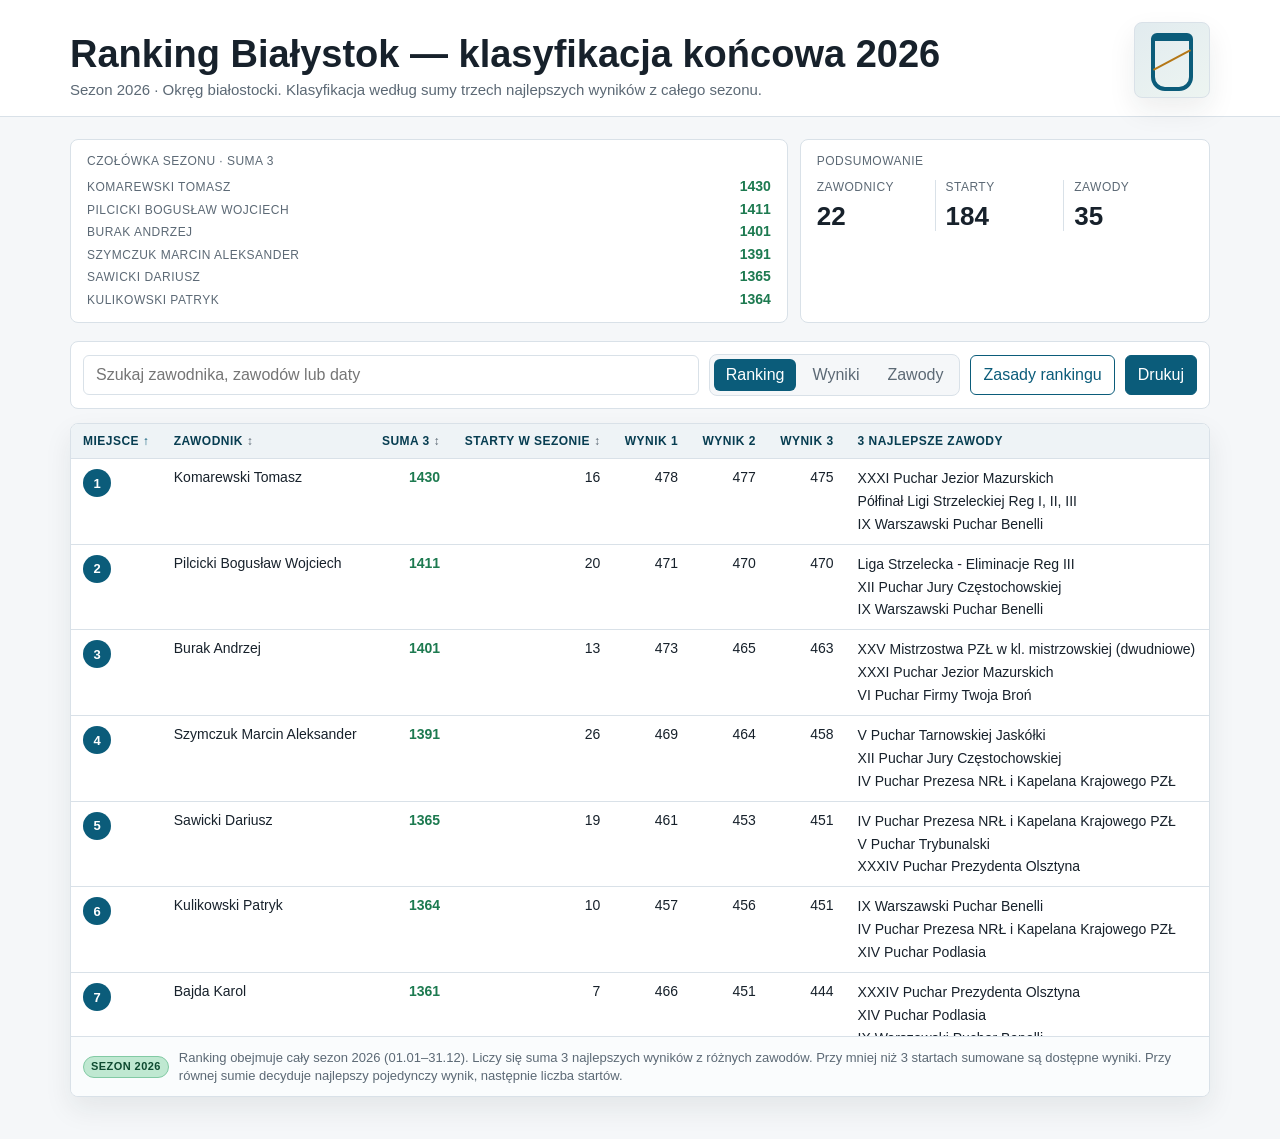
<file: site/index.html>
<!doctype html>
<html lang="pl">
<head>
  <meta charset="utf-8">
  <meta name="viewport" content="width=device-width, initial-scale=1">
  <title>Ranking Białystok — klasyfikacja końcowa 2026</title>
  <style>
    :root {
      color-scheme: light;
      --ink: #17212b;
      --muted: #5c6975;
      --line: #d9e1e8;
      --surface: #ffffff;
      --soft: #f5f7f9;
      --brand: #0b5c7a;
      --brand-dark: #073d51;
      --green: #1d7a50;
      --gold: #b47716;
      --danger: #a73d31;
      --shadow: 0 12px 28px rgba(23, 33, 43, 0.08);
    }

    * {
      box-sizing: border-box;
    }

    body {
      margin: 0;
      font-family: Arial, Helvetica, sans-serif;
      color: var(--ink);
      background: var(--soft);
      letter-spacing: 0;
    }

    header {
      background: #fff;
      border-bottom: 1px solid var(--line);
    }

    .topbar {
      max-width: 1180px;
      margin: 0 auto;
      padding: 22px 20px 18px;
      display: grid;
      grid-template-columns: 1fr auto;
      gap: 18px;
      align-items: end;
    }

    h1 {
      margin: 0 0 6px;
      font-size: clamp(24px, 3vw, 38px);
      line-height: 1.08;
      font-weight: 800;
    }

    .subhead {
      margin: 0;
      color: var(--muted);
      font-size: 15px;
    }

    .mark {
      width: 76px;
      height: 76px;
      border: 1px solid var(--line);
      border-radius: 8px;
      display: grid;
      place-items: center;
      background:
        linear-gradient(145deg, rgba(11, 92, 122, 0.12), rgba(29, 122, 80, 0.08)),
        #fff;
      box-shadow: var(--shadow);
      position: relative;
      overflow: hidden;
      cursor: default;
      -webkit-tap-highlight-color: transparent;
      touch-action: manipulation;
    }

    .mark::before {
      content: "";
      width: 34px;
      height: 46px;
      border: 4px solid var(--brand);
      border-top-width: 8px;
      border-radius: 6px 6px 14px 14px;
      transform: translateY(2px);
    }

    .mark::after {
      content: "";
      position: absolute;
      width: 42px;
      height: 2px;
      background: var(--gold);
      transform: rotate(-28deg);
    }

    main {
      max-width: 1180px;
      margin: 0 auto;
      padding: 22px 20px 42px;
    }

    .stats {
      display: grid;
      grid-template-columns: minmax(320px, 1.4fr) minmax(260px, .8fr);
      gap: 12px;
      margin-bottom: 18px;
    }

    .stat {
      background: var(--surface);
      border: 1px solid var(--line);
      border-radius: 8px;
      padding: 14px 16px;
      min-height: 86px;
    }

    .stat span {
      display: block;
      color: var(--muted);
      font-size: 12px;
      text-transform: uppercase;
      letter-spacing: .04em;
    }

    .stat strong {
      display: block;
      margin-top: 8px;
      font-size: 26px;
      line-height: 1.1;
    }

    .stat small {
      display: block;
      margin-top: 6px;
      color: var(--muted);
      font-size: 13px;
      line-height: 1.35;
    }

    .stat.wide {
      grid-column: auto;
      grid-row: span 1;
    }

    .summary-grid {
      display: grid;
      grid-template-columns: repeat(3, minmax(0, 1fr));
      gap: 10px;
      margin-top: 12px;
    }

    .summary-grid div {
      padding-right: 10px;
      border-right: 1px solid var(--line);
    }

    .summary-grid div:last-child {
      padding-right: 0;
      border-right: 0;
    }

    .team-list {
      list-style: none;
      margin: 10px 0 0;
      padding: 0;
      display: grid;
      gap: 5px;
    }

    .team-list li {
      display: grid;
      grid-template-columns: minmax(0, 1fr) auto;
      gap: 10px;
      align-items: baseline;
      color: var(--ink);
      font-size: 13px;
      line-height: 1.25;
    }

    .team-list li span {
      min-width: 0;
      overflow-wrap: anywhere;
    }

    .team-list li strong {
      margin: 0;
      color: var(--green);
      font-size: 14px;
      line-height: 1.25;
    }

    .toolbar {
      background: var(--surface);
      border: 1px solid var(--line);
      border-radius: 8px;
      padding: 12px;
      display: grid;
      grid-template-columns: 1fr auto auto auto;
      gap: 10px;
      align-items: center;
      margin-bottom: 14px;
    }

    input, select, button {
      font: inherit;
    }

    .search {
      min-width: 0;
      height: 40px;
      border: 1px solid var(--line);
      border-radius: 6px;
      padding: 0 12px;
      background: #fff;
      color: var(--ink);
    }

    .tabs {
      display: inline-grid;
      grid-auto-flow: column;
      gap: 4px;
      padding: 4px;
      border: 1px solid var(--line);
      border-radius: 8px;
      background: var(--soft);
    }

    .tab {
      border: 0;
      border-radius: 6px;
      min-height: 32px;
      padding: 0 12px;
      color: var(--muted);
      background: transparent;
      cursor: pointer;
      white-space: nowrap;
    }

    .tab[aria-selected="true"] {
      color: #fff;
      background: var(--brand);
    }

    .action {
      display: inline-flex;
      align-items: center;
      justify-content: center;
      height: 40px;
      border: 1px solid var(--brand);
      border-radius: 6px;
      padding: 0 12px;
      color: #fff;
      background: var(--brand);
      cursor: pointer;
      white-space: nowrap;
      text-decoration: none;
    }

    .action.secondary {
      color: var(--brand);
      background: #fff;
    }

    .panel {
      display: none;
      background: var(--surface);
      border: 1px solid var(--line);
      border-radius: 8px;
      overflow: hidden;
      box-shadow: var(--shadow);
    }

    .panel-tools {
      display: flex;
      justify-content: flex-end;
      gap: 8px;
      padding: 10px 12px;
      border-bottom: 1px solid var(--line);
      background: #fafcfd;
    }

    .panel-tools select,
    .panel-tools button {
      height: 36px;
      border: 1px solid var(--line);
      border-radius: 6px;
      padding: 0 10px;
      background: #fff;
      color: var(--ink);
    }

    .panel-tools button {
      min-width: 96px;
      cursor: pointer;
    }

    .panel.active {
      display: block;
    }

    .table-wrap {
      overflow: auto;
      max-height: 68vh;
    }

    table {
      width: 100%;
      border-collapse: collapse;
      min-width: 840px;
    }

    th, td {
      padding: 10px 12px;
      border-bottom: 1px solid var(--line);
      text-align: left;
      vertical-align: top;
      font-size: 14px;
    }

    th {
      position: sticky;
      top: 0;
      z-index: 1;
      background: #eef3f6;
      color: var(--brand-dark);
      font-size: 12px;
      text-transform: uppercase;
      letter-spacing: .04em;
      white-space: nowrap;
    }

    .sort-btn {
      width: 100%;
      border: 0;
      padding: 0;
      background: transparent;
      color: inherit;
      cursor: pointer;
      font: inherit;
      letter-spacing: inherit;
      text-transform: inherit;
      text-align: left;
    }

    .sort-btn.number {
      text-align: right;
    }

    .sort-btn::after {
      content: " ↕";
      color: var(--muted);
    }

    .sort-btn[data-direction="asc"]::after {
      content: " ↑";
      color: var(--brand);
    }

    .sort-btn[data-direction="desc"]::after {
      content: " ↓";
      color: var(--brand);
    }

    td.number, th.number {
      text-align: right;
    }

    td.events-list {
      min-width: 280px;
      line-height: 1.35;
    }

    td.events-list div + div {
      margin-top: 4px;
    }

    tbody tr:hover {
      background: #f8fbfc;
    }

    tbody tr.top-six {
      background: #edf8f1;
    }

    tbody tr.top-six:hover {
      background: #ddf1e6;
    }

    .rank {
      display: inline-grid;
      place-items: center;
      width: 28px;
      height: 28px;
      border-radius: 50%;
      color: #fff;
      background: var(--brand);
      font-weight: 700;
      font-size: 13px;
    }

    .rank-wrap {
      display: inline-flex;
      align-items: center;
      gap: 8px;
    }

    .badge {
      display: inline-flex;
      align-items: center;
      min-height: 22px;
      padding: 0 7px;
      border-radius: 999px;
      color: #0f4b31;
      background: #bfe8d1;
      border: 1px solid #82caa4;
      font-size: 11px;
      font-weight: 800;
      letter-spacing: .04em;
      text-transform: uppercase;
      white-space: nowrap;
    }

    .badge.championship {
      color: #4b2c00;
      background: linear-gradient(135deg, #fff2a8 0%, #f1c04b 42%, #b97914 100%);
      border-color: #c99424;
      box-shadow: inset 0 1px 0 rgba(255, 255, 255, 0.65);
    }

    .legend {
      display: grid;
      gap: 8px;
      padding: 12px;
      border-top: 1px solid var(--line);
      background: #fafcfd;
    }

    .legend-item {
      display: flex;
      gap: 10px;
      align-items: center;
      color: var(--muted);
      font-size: 13px;
      line-height: 1.35;
    }

    .score {
      font-weight: 800;
      color: var(--green);
    }

    .empty {
      padding: 30px;
      color: var(--muted);
      text-align: center;
    }

    a {
      color: var(--brand);
      text-decoration: none;
    }

    a:hover {
      text-decoration: underline;
    }

    @media (max-width: 780px) {
      .topbar {
        grid-template-columns: 1fr;
        align-items: start;
      }

      .mark {
        width: 58px;
        height: 58px;
      }

      .stats {
        grid-template-columns: 1fr;
      }

      .toolbar {
        grid-template-columns: 1fr;
      }

      .tabs {
        grid-auto-flow: row;
        grid-template-columns: repeat(2, minmax(0, 1fr));
      }

      .tab, .action {
        width: 100%;
      }
    }

    @media print {
      body {
        background: #fff;
      }

      .toolbar, .mark {
        display: none;
      }

      main, .topbar {
        max-width: none;
      }

      .panel {
        display: block;
        box-shadow: none;
        page-break-after: always;
      }

      .table-wrap {
        max-height: none;
        overflow: visible;
      }
    }
  </style>
</head>
<body>
  <header>
    <div class="topbar">
      <div>
        <h1>Ranking Białystok — klasyfikacja końcowa 2026</h1>
        <p class="subhead">Sezon 2026 · Okręg białostocki. Klasyfikacja według sumy trzech najlepszych wyników z całego sezonu.</p>
      </div>
      <div class="mark" id="secretAnalysisTrigger" role="button" tabindex="0" aria-label="Znak rankingu"></div>
    </div>
  </header>

  <main>
    <section class="stats" aria-label="Podsumowanie">
      <div class="stat wide"><span>Czołówka sezonu · suma 3</span><ol class="team-list"><li><span>Komarewski Tomasz</span><strong>1430</strong></li>
<li><span>Pilcicki Bogusław Wojciech</span><strong>1411</strong></li>
<li><span>Burak Andrzej</span><strong>1401</strong></li>
<li><span>Szymczuk Marcin Aleksander</span><strong>1391</strong></li>
<li><span>Sawicki Dariusz</span><strong>1365</strong></li>
<li><span>Kulikowski Patryk</span><strong>1364</strong></li></ol></div>
      <div class="stat">
        <span>Podsumowanie</span>
        <div class="summary-grid">
          <div><span>Zawodnicy</span><strong>22</strong></div>
          <div><span>Starty</span><strong>184</strong></div>
          <div><span>Zawody</span><strong>35</strong></div>
        </div>
      </div>
    </section>

    <section class="toolbar" aria-label="Narzędzia tabeli">
      <input class="search" id="search" type="search" placeholder="Szukaj zawodnika, zawodów lub daty" autocomplete="off">
      <div class="tabs" role="tablist" aria-label="Widoki">
        <button class="tab" type="button" data-panel="ranking" aria-selected="true">Ranking</button>
        <button class="tab" type="button" data-panel="starts" aria-selected="false">Wyniki</button>
        <button class="tab" type="button" data-panel="events" aria-selected="false">Zawody</button>
      </div>
      <a class="action secondary" href="#zasady-rankingu">Zasady rankingu</a>
      <button class="action" type="button" id="printBtn">Drukuj</button>
    </section>

    <section class="panel active" id="panel-ranking">
      <div class="table-wrap">
        <table>
          <thead>
            <tr>
              <th><button class="sort-btn" type="button" data-ranking-sort="miejsce">Miejsce</button></th>
              <th><button class="sort-btn" type="button" data-ranking-sort="zawodnik">Zawodnik</button></th>
              <th class="number"><button class="sort-btn number" type="button" data-ranking-sort="suma_3_najlepszych">Suma 3</button></th>
              <th class="number"><button class="sort-btn number" type="button" data-ranking-sort="liczba_startow">Starty w sezonie</button></th>
              <th class="number">Wynik 1</th>
              <th class="number">Wynik 2</th>
              <th class="number">Wynik 3</th>
              <th>3 najlepsze zawody</th>
            </tr>
          </thead>
          <tbody id="rankingBody"></tbody>
        </table>
      </div>
      <div class="legend" id="zasady-rankingu" aria-label="Zasady rankingu">
        <div class="legend-item"><span class="badge">Sezon 2026</span><span>Ranking obejmuje cały sezon 2026 (01.01–31.12). Liczy się suma 3 najlepszych wyników z różnych zawodów. Przy mniej niż 3 startach sumowane są dostępne wyniki. Przy równej sumie decyduje najlepszy pojedynczy wynik, następnie liczba startów.</span></div>
      </div>
      <div class="empty" id="rankingEmpty" hidden>Brak wyników dla podanego filtra.</div>
    </section>

    <section class="panel" id="panel-starts">
      <div class="panel-tools" aria-label="Sortowanie wyników">
        <select id="startsSortSelect" aria-label="Sortuj wyniki po">
          <option value="wynik">Wynik</option>
          <option value="zawodnik">Zawodnik</option>
          <option value="nazwa_zawodow">Zawody</option>
          <option value="klasa">Klasa</option>
          <option value="data_zawodow">Data</option>
        </select>
        <button type="button" id="startsDirectionBtn">Malejąco</button>
      </div>
      <div class="table-wrap">
        <table>
          <thead>
            <tr>
              <th><button class="sort-btn" type="button" data-starts-sort="zawodnik">Zawodnik</button></th>
              <th><button class="sort-btn" type="button" data-starts-sort="nazwa_zawodow">Zawody</button></th>
              <th class="number"><button class="sort-btn number" type="button" data-starts-sort="wynik">Wynik</button></th>
              <th><button class="sort-btn" type="button" data-starts-sort="klasa">Klasa</button></th>
              <th><button class="sort-btn" type="button" data-starts-sort="data_zawodow">Data</button></th>
              <th>Strzelnica</th>
              <th>Link</th>
            </tr>
          </thead>
          <tbody id="startsBody"></tbody>
        </table>
      </div>
      <div class="empty" id="startsEmpty" hidden>Brak wyników dla podanego filtra.</div>
    </section>

    <section class="panel" id="panel-events">
      <div class="panel-tools" aria-label="Sortowanie zawodów">
        <select id="eventsSortSelect" aria-label="Sortuj zawody po">
          <option value="data_zawodow">Data</option>
          <option value="nazwa_zawodow">Zawody</option>
          <option value="zo_pzl_zawody">ZO PZŁ</option>
          <option value="strzelnica">Strzelnica</option>
        </select>
        <button type="button" id="eventsDirectionBtn">Rosnąco</button>
      </div>
      <div class="table-wrap">
        <table>
          <thead>
            <tr>
              <th><button class="sort-btn" type="button" data-events-sort="data_zawodow">Data</button></th>
              <th><button class="sort-btn" type="button" data-events-sort="nazwa_zawodow">Zawody</button></th>
              <th><button class="sort-btn" type="button" data-events-sort="zo_pzl_zawody">ZO PZŁ</button></th>
              <th><button class="sort-btn" type="button" data-events-sort="strzelnica">Strzelnica</button></th>
              <th>Link</th>
            </tr>
          </thead>
          <tbody id="eventsBody"></tbody>
        </table>
      </div>
      <div class="empty" id="eventsEmpty" hidden>Brak zawodów dla podanego filtra.</div>
    </section>
  </main>

  <script type="application/json" id="ranking-data">[{"miejsce": 1, "zawodnik": "Komarewski Tomasz", "okreg": "Białystok", "suma_3_najlepszych": 1430, "srednia_3_najlepszych": 476.67, "srednia_5_najlepszych_polfinal": 473.4, "liczba_wynikow_do_rankingu": 5, "liczba_startow": 16, "najlepszy_1": 478, "najlepszy_2": 477, "najlepszy_3": 475, "najlepszy_4": 470, "najlepszy_5": 467, "miejsce_mistrzostwa": 1, "suma_5_najlepszych": 2355, "srednia_5_najlepszych": 471, "liczba_wynikow_mistrzostwa": 5, "mistrzostwa_najlepszy_1": 478, "mistrzostwa_najlepszy_2": 477, "mistrzostwa_najlepszy_3": 470, "mistrzostwa_najlepszy_4": 467, "mistrzostwa_najlepszy_5": 463, "zawody_wliczone": "XXXI Puchar Jezior Mazurskich | Półfinał Ligi Strzeleckiej Reg I, II, III | IX Warszawski Puchar Benelli", "zawody_wliczone_mistrzostwa": "XXXI Puchar Jezior Mazurskich | Półfinał Ligi Strzeleckiej Reg I, II, III | IV Puchar Prezesa NRŁ i Kapelana Krajowego PZŁ | VI Puchar Firmy Twoja Broń | XXVIII Puchar Grodu nad Prosną", "wszystkie_starty": "XXXI Puchar Jezior Mazurskich | Półfinał Ligi Strzeleckiej Reg I, II, III | IX Warszawski Puchar Benelli | IV Puchar Prezesa NRŁ i Kapelana Krajowego PZŁ | VI Puchar Firmy Twoja Broń | VI Finał Ligi Strzeleckiej | XXVIII Puchar Grodu nad Prosną | VI Memoriał Marka Ziomka | Liga Strzelecka - Eliminacje Reg III | V Puchar Trybunalski | XXXIV Puchar Prezydenta Olsztyna | XII Puchar Jury Częstochowskiej | I Puchar Kujaw i Ziemi Dobrzyńskiej | XXV Mistrzostwa PZŁ w kl. mistrzowskiej (dwudniowe) | VII Memoriał Dr Grzegorza Wardyńskiego | I Złoty Laur Jabłoni"}, {"miejsce": 2, "zawodnik": "Pilcicki Bogusław Wojciech", "okreg": "Białystok", "suma_3_najlepszych": 1411, "srednia_3_najlepszych": 470.33, "srednia_5_najlepszych_polfinal": 469.4, "liczba_wynikow_do_rankingu": 5, "liczba_startow": 20, "najlepszy_1": 471, "najlepszy_2": 470, "najlepszy_3": 470, "najlepszy_4": 469, "najlepszy_5": 467, "miejsce_mistrzostwa": 2, "suma_5_najlepszych": 2327, "srednia_5_najlepszych": 465.4, "liczba_wynikow_mistrzostwa": 5, "mistrzostwa_najlepszy_1": 471, "mistrzostwa_najlepszy_2": 469, "mistrzostwa_najlepszy_3": 467, "mistrzostwa_najlepszy_4": 464, "mistrzostwa_najlepszy_5": 456, "zawody_wliczone": "Liga Strzelecka - Eliminacje Reg III | XII Puchar Jury Częstochowskiej | IX Warszawski Puchar Benelli", "zawody_wliczone_mistrzostwa": "Liga Strzelecka - Eliminacje Reg III | XXXI Puchar Jezior Mazurskich | I Złoty Laur Jabłoni | IV Puchar Prezesa NRŁ i Kapelana Krajowego PZŁ | VI Puchar Firmy Twoja Broń", "wszystkie_starty": "Liga Strzelecka - Eliminacje Reg III | XII Puchar Jury Częstochowskiej | IX Warszawski Puchar Benelli | XXXI Puchar Jezior Mazurskich | I Złoty Laur Jabłoni | IV Puchar Prezesa NRŁ i Kapelana Krajowego PZŁ | VI Memoriał Marka Ziomka | VI Puchar Firmy Twoja Broń | Półfinał Ligi Strzeleckiej Reg I, II, III | XXV Mistrzostwa PZŁ w kl. mistrzowskiej (dwudniowe) | XXVIII Puchar Grodu nad Prosną | XXXIV Puchar Prezydenta Olsztyna | VII Memoriał Dr Grzegorza Wardyńskiego | VI Finał Ligi Strzeleckiej | XIV Puchar Podlasia | XIII Puchar Firmy DELTA | I Puchar Kujaw i Ziemi Dobrzyńskiej | V Puchar Trybunalski | IV Puchar Prezesa MCM Giżycko | XXVIII Puchar Toruńskiej Katarzynki"}, {"miejsce": 3, "zawodnik": "Burak Andrzej", "okreg": "Białystok", "suma_3_najlepszych": 1401, "srednia_3_najlepszych": 467, "srednia_5_najlepszych_polfinal": 462, "liczba_wynikow_do_rankingu": 5, "liczba_startow": 13, "najlepszy_1": 473, "najlepszy_2": 465, "najlepszy_3": 463, "najlepszy_4": 458, "najlepszy_5": 451, "miejsce_mistrzostwa": 3, "suma_5_najlepszych": 2281, "srednia_5_najlepszych": 456.2, "liczba_wynikow_mistrzostwa": 5, "mistrzostwa_najlepszy_1": 465, "mistrzostwa_najlepszy_2": 463, "mistrzostwa_najlepszy_3": 458, "mistrzostwa_najlepszy_4": 451, "mistrzostwa_najlepszy_5": 444, "zawody_wliczone": "XXV Mistrzostwa PZŁ w kl. mistrzowskiej (dwudniowe) | XXXI Puchar Jezior Mazurskich | VI Puchar Firmy Twoja Broń", "zawody_wliczone_mistrzostwa": "XXXI Puchar Jezior Mazurskich | VI Puchar Firmy Twoja Broń | I Złoty Laur Jabłoni | IV Puchar Prezesa MCM Giżycko | Półfinał Ligi Strzeleckiej Reg I, II, III", "wszystkie_starty": "XXV Mistrzostwa PZŁ w kl. mistrzowskiej (dwudniowe) | XXXI Puchar Jezior Mazurskich | VI Puchar Firmy Twoja Broń | I Złoty Laur Jabłoni | IV Puchar Prezesa MCM Giżycko | VI Finał Ligi Strzeleckiej | Półfinał Ligi Strzeleckiej Reg I, II, III | X Puchar Północnego Mazowsza | Liga Strzelecka - Eliminacje Reg III | XIV Puchar Podlasia | IX Warszawski Puchar Benelli | XXXI Turniej Chmielakowy | VII Memoriał Dr Grzegorza Wardyńskiego"}, {"miejsce": 4, "zawodnik": "Szymczuk Marcin Aleksander", "okreg": "Białystok", "suma_3_najlepszych": 1391, "srednia_3_najlepszych": 463.67, "srednia_5_najlepszych_polfinal": 460.2, "liczba_wynikow_do_rankingu": 5, "liczba_startow": 26, "najlepszy_1": 469, "najlepszy_2": 464, "najlepszy_3": 458, "najlepszy_4": 456, "najlepszy_5": 454, "miejsce_mistrzostwa": 5, "suma_5_najlepszych": 2241, "srednia_5_najlepszych": 448.2, "liczba_wynikow_mistrzostwa": 5, "mistrzostwa_najlepszy_1": 458, "mistrzostwa_najlepszy_2": 450, "mistrzostwa_najlepszy_3": 446, "mistrzostwa_najlepszy_4": 444, "mistrzostwa_najlepszy_5": 443, "zawody_wliczone": "V Puchar Tarnowskiej Jaskółki | XII Puchar Jury Częstochowskiej | IV Puchar Prezesa NRŁ i Kapelana Krajowego PZŁ", "zawody_wliczone_mistrzostwa": "IV Puchar Prezesa NRŁ i Kapelana Krajowego PZŁ | V Puchar Trybunalski | I Złoty Laur Jabłoni | XIII Puchar Firmy DELTA | XXXI Puchar Jezior Mazurskich", "wszystkie_starty": "V Puchar Tarnowskiej Jaskółki | XII Puchar Jury Częstochowskiej | IV Puchar Prezesa NRŁ i Kapelana Krajowego PZŁ | VI Memoriał Marka Ziomka | V Memoriał Jerzego Adamczyka | X Puchar Północnego Mazowsza | V Puchar Trybunalski | I Złoty Laur Jabłoni | VII Memoriał Dr Grzegorza Wardyńskiego | XIII Puchar Firmy DELTA | XXXI Puchar Jezior Mazurskich | II Beskidzki Puchar Węglowy | I Puchar Kujaw i Ziemi Dobrzyńskiej | XIV Puchar Podlasia | XXVIII Tarnobrzeski Puchar Wiosny | VI Puchar Firmy Twoja Broń | X Puchar Czeskiej Zbrojovki | VI Puchar Firmy KOLBA | IX Warszawski Puchar Benelli | Liga Strzelecka - Eliminacje Reg III | Półfinał Ligi Strzeleckiej Reg I, II, III | XXVIII Puchar Grodu nad Prosną | XXVIII Puchar Toruńskiej Katarzynki | VII Puchar RW HUNT | XXXI Turniej Chmielakowy | II Puchar AMBER CUP"}, {"miejsce": 5, "zawodnik": "Sawicki Dariusz", "okreg": "Białystok", "suma_3_najlepszych": 1365, "srednia_3_najlepszych": 455, "srednia_5_najlepszych_polfinal": 452.4, "liczba_wynikow_do_rankingu": 5, "liczba_startow": 19, "najlepszy_1": 461, "najlepszy_2": 453, "najlepszy_3": 451, "najlepszy_4": 450, "najlepszy_5": 447, "miejsce_mistrzostwa": 4, "suma_5_najlepszych": 2258, "srednia_5_najlepszych": 451.6, "liczba_wynikow_mistrzostwa": 5, "mistrzostwa_najlepszy_1": 461, "mistrzostwa_najlepszy_2": 453, "mistrzostwa_najlepszy_3": 450, "mistrzostwa_najlepszy_4": 447, "mistrzostwa_najlepszy_5": 447, "zawody_wliczone": "IV Puchar Prezesa NRŁ i Kapelana Krajowego PZŁ | V Puchar Trybunalski | XXXIV Puchar Prezydenta Olsztyna", "zawody_wliczone_mistrzostwa": "IV Puchar Prezesa NRŁ i Kapelana Krajowego PZŁ | V Puchar Trybunalski | XXXI Puchar Jezior Mazurskich | VI Puchar Firmy Twoja Broń | I Puchar Kujaw i Ziemi Dobrzyńskiej", "wszystkie_starty": "IV Puchar Prezesa NRŁ i Kapelana Krajowego PZŁ | V Puchar Trybunalski | XXXIV Puchar Prezydenta Olsztyna | XXXI Puchar Jezior Mazurskich | VI Puchar Firmy Twoja Broń | I Puchar Kujaw i Ziemi Dobrzyńskiej | XIII Puchar Firmy DELTA | Półfinał Ligi Strzeleckiej Reg I, II, III | I Złoty Laur Jabłoni | XIV Puchar Podlasia | XXVIII Puchar Grodu nad Prosną | Liga Strzelecka - Eliminacje Reg III | VI Finał Ligi Strzeleckiej | XLI Krajowy Konkurs Kół Łowieckich (dwudniowe) | VI Memoriał Marka Ziomka | VII Memoriał Dr Grzegorza Wardyńskiego | IV Puchar Prezesa MCM Giżycko | IX Warszawski Puchar Benelli | XXVIII Puchar Toruńskiej Katarzynki"}, {"miejsce": 6, "zawodnik": "Kulikowski Patryk", "okreg": "Białystok", "suma_3_najlepszych": 1364, "srednia_3_najlepszych": 454.67, "srednia_5_najlepszych_polfinal": 451, "liczba_wynikow_do_rankingu": 5, "liczba_startow": 10, "najlepszy_1": 457, "najlepszy_2": 456, "najlepszy_3": 451, "najlepszy_4": 447, "najlepszy_5": 444, "miejsce_mistrzostwa": 7, "suma_5_najlepszych": 2221, "srednia_5_najlepszych": 444.2, "liczba_wynikow_mistrzostwa": 5, "mistrzostwa_najlepszy_1": 456, "mistrzostwa_najlepszy_2": 451, "mistrzostwa_najlepszy_3": 447, "mistrzostwa_najlepszy_4": 444, "mistrzostwa_najlepszy_5": 423, "zawody_wliczone": "IX Warszawski Puchar Benelli | IV Puchar Prezesa NRŁ i Kapelana Krajowego PZŁ | XIV Puchar Podlasia", "zawody_wliczone_mistrzostwa": "IV Puchar Prezesa NRŁ i Kapelana Krajowego PZŁ | XIV Puchar Podlasia | XLI Krajowy Konkurs Kół Łowieckich (dwudniowe) | XXXI Puchar Jezior Mazurskich | VI Puchar Firmy Twoja Broń", "wszystkie_starty": "IX Warszawski Puchar Benelli | IV Puchar Prezesa NRŁ i Kapelana Krajowego PZŁ | XIV Puchar Podlasia | XLI Krajowy Konkurs Kół Łowieckich (dwudniowe) | XXXI Puchar Jezior Mazurskich | X Puchar Północnego Mazowsza | VI Puchar Firmy Twoja Broń | V Puchar Trybunalski | IV Puchar Prezesa MCM Giżycko | Liga Strzelecka - Eliminacje Reg III"}, {"miejsce": 7, "zawodnik": "Bajda Karol", "okreg": "Białystok", "suma_3_najlepszych": 1361, "srednia_3_najlepszych": 453.67, "srednia_5_najlepszych_polfinal": 445.2, "liczba_wynikow_do_rankingu": 5, "liczba_startow": 7, "najlepszy_1": 466, "najlepszy_2": 451, "najlepszy_3": 444, "najlepszy_4": 436, "najlepszy_5": 429, "miejsce_mistrzostwa": 12, "suma_5_najlepszych": 1735, "srednia_5_najlepszych": 433.75, "liczba_wynikow_mistrzostwa": 4, "mistrzostwa_najlepszy_1": 451, "mistrzostwa_najlepszy_2": 436, "mistrzostwa_najlepszy_3": 429, "mistrzostwa_najlepszy_4": 419, "mistrzostwa_najlepszy_5": "", "zawody_wliczone": "XXXIV Puchar Prezydenta Olsztyna | XIV Puchar Podlasia | IX Warszawski Puchar Benelli", "zawody_wliczone_mistrzostwa": "XIV Puchar Podlasia | I Puchar Kujaw i Ziemi Dobrzyńskiej | I Złoty Laur Jabłoni | Liga Strzelecka - Eliminacje Reg III", "wszystkie_starty": "XXXIV Puchar Prezydenta Olsztyna | XIV Puchar Podlasia | IX Warszawski Puchar Benelli | I Puchar Kujaw i Ziemi Dobrzyńskiej | I Złoty Laur Jabłoni | VI Finał Ligi Strzeleckiej | Liga Strzelecka - Eliminacje Reg III"}, {"miejsce": 8, "zawodnik": "Molski Krzysztof Lech", "okreg": "Białystok", "suma_3_najlepszych": 1355, "srednia_3_najlepszych": 451.67, "srednia_5_najlepszych_polfinal": 448.6, "liczba_wynikow_do_rankingu": 5, "liczba_startow": 13, "najlepszy_1": 455, "najlepszy_2": 452, "najlepszy_3": 448, "najlepszy_4": 444, "najlepszy_5": 444, "miejsce_mistrzostwa": 6, "suma_5_najlepszych": 2235, "srednia_5_najlepszych": 447, "liczba_wynikow_mistrzostwa": 5, "mistrzostwa_najlepszy_1": 455, "mistrzostwa_najlepszy_2": 452, "mistrzostwa_najlepszy_3": 448, "mistrzostwa_najlepszy_4": 444, "mistrzostwa_najlepszy_5": 436, "zawody_wliczone": "I Puchar Kujaw i Ziemi Dobrzyńskiej | XXXI Puchar Jezior Mazurskich | IV Puchar Prezesa MCM Giżycko", "zawody_wliczone_mistrzostwa": "I Puchar Kujaw i Ziemi Dobrzyńskiej | XXXI Puchar Jezior Mazurskich | IV Puchar Prezesa MCM Giżycko | VI Puchar Firmy Twoja Broń | XIV Puchar Podlasia", "wszystkie_starty": "I Puchar Kujaw i Ziemi Dobrzyńskiej | XXXI Puchar Jezior Mazurskich | IV Puchar Prezesa MCM Giżycko | VI Puchar Firmy Twoja Broń | IX Warszawski Puchar Benelli | XIV Puchar Podlasia | Półfinał Ligi Strzeleckiej Reg I, II, III | I Złoty Laur Jabłoni | VI Finał Ligi Strzeleckiej | VII Memoriał Dr Grzegorza Wardyńskiego | IV Puchar Prezesa NRŁ i Kapelana Krajowego PZŁ | X Puchar Czeskiej Zbrojovki | X Puchar Północnego Mazowsza"}, {"miejsce": 9, "zawodnik": "Michałowski Wojciech", "okreg": "Białystok", "suma_3_najlepszych": 1352, "srednia_3_najlepszych": 450.67, "srednia_5_najlepszych_polfinal": 447.4, "liczba_wynikow_do_rankingu": 5, "liczba_startow": 9, "najlepszy_1": 453, "najlepszy_2": 452, "najlepszy_3": 447, "najlepszy_4": 444, "najlepszy_5": 441, "miejsce_mistrzostwa": 8, "suma_5_najlepszych": 2180, "srednia_5_najlepszych": 436, "liczba_wynikow_mistrzostwa": 5, "mistrzostwa_najlepszy_1": 447, "mistrzostwa_najlepszy_2": 444, "mistrzostwa_najlepszy_3": 441, "mistrzostwa_najlepszy_4": 433, "mistrzostwa_najlepszy_5": 415, "zawody_wliczone": "X Puchar Północnego Mazowsza | XXXIV Puchar Prezydenta Olsztyna | XXXI Puchar Jezior Mazurskich", "zawody_wliczone_mistrzostwa": "XXXI Puchar Jezior Mazurskich | VII Puchar Firmy TAGART | Liga Strzelecka - Eliminacje Reg III | IV Puchar Prezesa NRŁ i Kapelana Krajowego PZŁ | XIV Puchar Podlasia", "wszystkie_starty": "X Puchar Północnego Mazowsza | XXXIV Puchar Prezydenta Olsztyna | XXXI Puchar Jezior Mazurskich | VII Puchar Firmy TAGART | Liga Strzelecka - Eliminacje Reg III | IV Puchar Prezesa NRŁ i Kapelana Krajowego PZŁ | XXXI Turniej Chmielakowy | XIV Puchar Podlasia | IV Puchar Prezesa MCM Giżycko"}, {"miejsce": 10, "zawodnik": "Kulikowski Marek", "okreg": "Białystok", "suma_3_najlepszych": 1347, "srednia_3_najlepszych": 449, "srednia_5_najlepszych_polfinal": 441.2, "liczba_wynikow_do_rankingu": 5, "liczba_startow": 10, "najlepszy_1": 453, "najlepszy_2": 450, "najlepszy_3": 444, "najlepszy_4": 443, "najlepszy_5": 416, "miejsce_mistrzostwa": 9, "suma_5_najlepszych": 2170, "srednia_5_najlepszych": 434, "liczba_wynikow_mistrzostwa": 5, "mistrzostwa_najlepszy_1": 453, "mistrzostwa_najlepszy_2": 444, "mistrzostwa_najlepszy_3": 443, "mistrzostwa_najlepszy_4": 416, "mistrzostwa_najlepszy_5": 414, "zawody_wliczone": "XXXI Puchar Jezior Mazurskich | IX Warszawski Puchar Benelli | V Puchar Trybunalski", "zawody_wliczone_mistrzostwa": "XXXI Puchar Jezior Mazurskich | V Puchar Trybunalski | VI Puchar Firmy Twoja Broń | IV Puchar Prezesa MCM Giżycko | XLI Krajowy Konkurs Kół Łowieckich (dwudniowe)", "wszystkie_starty": "XXXI Puchar Jezior Mazurskich | IX Warszawski Puchar Benelli | V Puchar Trybunalski | VI Puchar Firmy Twoja Broń | IV Puchar Prezesa MCM Giżycko | X Puchar Północnego Mazowsza | XLI Krajowy Konkurs Kół Łowieckich (dwudniowe) | XIV Puchar Podlasia | Liga Strzelecka - Eliminacje Reg III | VIII Puchar Sudeckiej Krainy ŁowieckiejI"}, {"miejsce": 11, "zawodnik": "Gorzelski Bogdan", "okreg": "Białystok", "suma_3_najlepszych": 1293, "srednia_3_najlepszych": 431, "srednia_5_najlepszych_polfinal": 422.2, "liczba_wynikow_do_rankingu": 5, "liczba_startow": 7, "najlepszy_1": 449, "najlepszy_2": 428, "najlepszy_3": 416, "najlepszy_4": 414, "najlepszy_5": 404, "miejsce_mistrzostwa": 10, "suma_5_najlepszych": 2111, "srednia_5_najlepszych": 422.2, "liczba_wynikow_mistrzostwa": 5, "mistrzostwa_najlepszy_1": 449, "mistrzostwa_najlepszy_2": 428, "mistrzostwa_najlepszy_3": 416, "mistrzostwa_najlepszy_4": 414, "mistrzostwa_najlepszy_5": 404, "zawody_wliczone": "XXXI Puchar Jezior Mazurskich | IV Puchar Prezesa NRŁ i Kapelana Krajowego PZŁ | XIV Puchar Podlasia", "zawody_wliczone_mistrzostwa": "XXXI Puchar Jezior Mazurskich | IV Puchar Prezesa NRŁ i Kapelana Krajowego PZŁ | XIV Puchar Podlasia | IV Puchar Prezesa MCM Giżycko | Liga Strzelecka - Eliminacje Reg III", "wszystkie_starty": "XXXI Puchar Jezior Mazurskich | IV Puchar Prezesa NRŁ i Kapelana Krajowego PZŁ | XIV Puchar Podlasia | IV Puchar Prezesa MCM Giżycko | Liga Strzelecka - Eliminacje Reg III | VII Memoriał Dr Grzegorza Wardyńskiego | I Złoty Laur Jabłoni"}, {"miejsce": 12, "zawodnik": "Krajewski Marek Krzysztof", "okreg": "Białystok", "suma_3_najlepszych": 1270, "srednia_3_najlepszych": 423.33, "srednia_5_najlepszych_polfinal": 419, "liczba_wynikow_do_rankingu": 4, "liczba_startow": 4, "najlepszy_1": 434, "najlepszy_2": 428, "najlepszy_3": 408, "najlepszy_4": 406, "najlepszy_5": "", "miejsce_mistrzostwa": 13, "suma_5_najlepszych": 1676, "srednia_5_najlepszych": 419, "liczba_wynikow_mistrzostwa": 4, "mistrzostwa_najlepszy_1": 434, "mistrzostwa_najlepszy_2": 428, "mistrzostwa_najlepszy_3": 408, "mistrzostwa_najlepszy_4": 406, "mistrzostwa_najlepszy_5": "", "zawody_wliczone": "XIV Puchar Podlasia | IV Puchar Prezesa NRŁ i Kapelana Krajowego PZŁ | IV Puchar Prezesa MCM Giżycko", "zawody_wliczone_mistrzostwa": "XIV Puchar Podlasia | IV Puchar Prezesa NRŁ i Kapelana Krajowego PZŁ | IV Puchar Prezesa MCM Giżycko | XXXI Puchar Jezior Mazurskich", "wszystkie_starty": "XIV Puchar Podlasia | IV Puchar Prezesa NRŁ i Kapelana Krajowego PZŁ | IV Puchar Prezesa MCM Giżycko | XXXI Puchar Jezior Mazurskich"}, {"miejsce": 13, "zawodnik": "Babiński Tomasz", "okreg": "Białystok", "suma_3_najlepszych": 1267, "srednia_3_najlepszych": 422.33, "srednia_5_najlepszych_polfinal": 414.75, "liczba_wynikow_do_rankingu": 4, "liczba_startow": 4, "najlepszy_1": 428, "najlepszy_2": 424, "najlepszy_3": 415, "najlepszy_4": 392, "najlepszy_5": "", "miejsce_mistrzostwa": 14, "suma_5_najlepszych": 1659, "srednia_5_najlepszych": 414.75, "liczba_wynikow_mistrzostwa": 4, "mistrzostwa_najlepszy_1": 428, "mistrzostwa_najlepszy_2": 424, "mistrzostwa_najlepszy_3": 415, "mistrzostwa_najlepszy_4": 392, "mistrzostwa_najlepszy_5": "", "zawody_wliczone": "IV Puchar Prezesa NRŁ i Kapelana Krajowego PZŁ | LVIII Mistrzostwa PZŁ w kl. powszechnej (dwudniowe) | XIV Puchar Podlasia", "zawody_wliczone_mistrzostwa": "IV Puchar Prezesa NRŁ i Kapelana Krajowego PZŁ | LVIII Mistrzostwa PZŁ w kl. powszechnej (dwudniowe) | XIV Puchar Podlasia | IV Puchar Prezesa MCM Giżycko", "wszystkie_starty": "IV Puchar Prezesa NRŁ i Kapelana Krajowego PZŁ | LVIII Mistrzostwa PZŁ w kl. powszechnej (dwudniowe) | XIV Puchar Podlasia | IV Puchar Prezesa MCM Giżycko"}, {"miejsce": 14, "zawodnik": "Parafiniuk Rafał", "okreg": "Białystok", "suma_3_najlepszych": 1248, "srednia_3_najlepszych": 416, "srednia_5_najlepszych_polfinal": 413.8, "liczba_wynikow_do_rankingu": 5, "liczba_startow": 7, "najlepszy_1": 422, "najlepszy_2": 414, "najlepszy_3": 412, "najlepszy_4": 411, "najlepszy_5": 410, "miejsce_mistrzostwa": 11, "suma_5_najlepszych": 2069, "srednia_5_najlepszych": 413.8, "liczba_wynikow_mistrzostwa": 5, "mistrzostwa_najlepszy_1": 422, "mistrzostwa_najlepszy_2": 414, "mistrzostwa_najlepszy_3": 412, "mistrzostwa_najlepszy_4": 411, "mistrzostwa_najlepszy_5": 410, "zawody_wliczone": "XIV Puchar Podlasia | LVIII Mistrzostwa PZŁ w kl. powszechnej (dwudniowe) | I Złoty Laur Jabłoni", "zawody_wliczone_mistrzostwa": "XIV Puchar Podlasia | LVIII Mistrzostwa PZŁ w kl. powszechnej (dwudniowe) | I Złoty Laur Jabłoni | XXXI Puchar Jezior Mazurskich | IV Puchar Prezesa NRŁ i Kapelana Krajowego PZŁ", "wszystkie_starty": "XIV Puchar Podlasia | LVIII Mistrzostwa PZŁ w kl. powszechnej (dwudniowe) | I Złoty Laur Jabłoni | XXXI Puchar Jezior Mazurskich | IV Puchar Prezesa NRŁ i Kapelana Krajowego PZŁ | VII Memoriał Dr Grzegorza Wardyńskiego | Liga Strzelecka - Eliminacje Reg III"}, {"miejsce": 15, "zawodnik": "Rybiński Wojciech", "okreg": "Białystok", "suma_3_najlepszych": 1233, "srednia_3_najlepszych": 411, "srednia_5_najlepszych_polfinal": 399, "liczba_wynikow_do_rankingu": 5, "liczba_startow": 5, "najlepszy_1": 428, "najlepszy_2": 411, "najlepszy_3": 394, "najlepszy_4": 387, "najlepszy_5": 375, "miejsce_mistrzostwa": 15, "suma_5_najlepszych": 1601, "srednia_5_najlepszych": 400.25, "liczba_wynikow_mistrzostwa": 4, "mistrzostwa_najlepszy_1": 428, "mistrzostwa_najlepszy_2": 411, "mistrzostwa_najlepszy_3": 387, "mistrzostwa_najlepszy_4": 375, "mistrzostwa_najlepszy_5": "", "zawody_wliczone": "XXXI Puchar Jezior Mazurskich | XIV Puchar Podlasia | XXXIV Puchar Prezydenta Olsztyna", "zawody_wliczone_mistrzostwa": "XXXI Puchar Jezior Mazurskich | XIV Puchar Podlasia | VII Puchar Firmy TAGART | IV Puchar Prezesa MCM Giżycko", "wszystkie_starty": "XXXI Puchar Jezior Mazurskich | XIV Puchar Podlasia | XXXIV Puchar Prezydenta Olsztyna | VII Puchar Firmy TAGART | IV Puchar Prezesa MCM Giżycko"}, {"miejsce": 16, "zawodnik": "Żmiejko Paweł", "okreg": "Białystok", "suma_3_najlepszych": 1191, "srednia_3_najlepszych": 397, "srednia_5_najlepszych_polfinal": 397, "liczba_wynikow_do_rankingu": 3, "liczba_startow": 3, "najlepszy_1": 408, "najlepszy_2": 392, "najlepszy_3": 391, "najlepszy_4": "", "najlepszy_5": "", "miejsce_mistrzostwa": 16, "suma_5_najlepszych": 1191, "srednia_5_najlepszych": 397, "liczba_wynikow_mistrzostwa": 3, "mistrzostwa_najlepszy_1": 408, "mistrzostwa_najlepszy_2": 392, "mistrzostwa_najlepszy_3": 391, "mistrzostwa_najlepszy_4": "", "mistrzostwa_najlepszy_5": "", "zawody_wliczone": "Liga Strzelecka - Eliminacje Reg III | IV Puchar Prezesa MCM Giżycko | XIV Puchar Podlasia", "zawody_wliczone_mistrzostwa": "Liga Strzelecka - Eliminacje Reg III | IV Puchar Prezesa MCM Giżycko | XIV Puchar Podlasia", "wszystkie_starty": "Liga Strzelecka - Eliminacje Reg III | IV Puchar Prezesa MCM Giżycko | XIV Puchar Podlasia"}, {"miejsce": 17, "zawodnik": "Tokarski Maciej", "okreg": "Białystok", "suma_3_najlepszych": 822, "srednia_3_najlepszych": 411, "srednia_5_najlepszych_polfinal": 411, "liczba_wynikow_do_rankingu": 2, "liczba_startow": 2, "najlepszy_1": 412, "najlepszy_2": 410, "najlepszy_3": "", "najlepszy_4": "", "najlepszy_5": "", "miejsce_mistrzostwa": 17, "suma_5_najlepszych": 822, "srednia_5_najlepszych": 411, "liczba_wynikow_mistrzostwa": 2, "mistrzostwa_najlepszy_1": 412, "mistrzostwa_najlepszy_2": 410, "mistrzostwa_najlepszy_3": "", "mistrzostwa_najlepszy_4": "", "mistrzostwa_najlepszy_5": "", "zawody_wliczone": "XIV Puchar Podlasia | IV Puchar Prezesa NRŁ i Kapelana Krajowego PZŁ", "zawody_wliczone_mistrzostwa": "XIV Puchar Podlasia | IV Puchar Prezesa NRŁ i Kapelana Krajowego PZŁ", "wszystkie_starty": "XIV Puchar Podlasia | IV Puchar Prezesa NRŁ i Kapelana Krajowego PZŁ"}, {"miejsce": 18, "zawodnik": "Żmiejko Szymon Lesław", "okreg": "Białystok", "suma_3_najlepszych": 807, "srednia_3_najlepszych": 403.5, "srednia_5_najlepszych_polfinal": 403.5, "liczba_wynikow_do_rankingu": 2, "liczba_startow": 2, "najlepszy_1": 423, "najlepszy_2": 384, "najlepszy_3": "", "najlepszy_4": "", "najlepszy_5": "", "miejsce_mistrzostwa": 18, "suma_5_najlepszych": 807, "srednia_5_najlepszych": 403.5, "liczba_wynikow_mistrzostwa": 2, "mistrzostwa_najlepszy_1": 423, "mistrzostwa_najlepszy_2": 384, "mistrzostwa_najlepszy_3": "", "mistrzostwa_najlepszy_4": "", "mistrzostwa_najlepszy_5": "", "zawody_wliczone": "LVIII Mistrzostwa PZŁ w kl. powszechnej (dwudniowe) | XXXI Puchar Jezior Mazurskich", "zawody_wliczone_mistrzostwa": "LVIII Mistrzostwa PZŁ w kl. powszechnej (dwudniowe) | XXXI Puchar Jezior Mazurskich", "wszystkie_starty": "LVIII Mistrzostwa PZŁ w kl. powszechnej (dwudniowe) | XXXI Puchar Jezior Mazurskich"}, {"miejsce": 19, "zawodnik": "Grzybowski Janusz", "okreg": "Białystok", "suma_3_najlepszych": 722, "srednia_3_najlepszych": 361, "srednia_5_najlepszych_polfinal": 361, "liczba_wynikow_do_rankingu": 2, "liczba_startow": 2, "najlepszy_1": 386, "najlepszy_2": 336, "najlepszy_3": "", "najlepszy_4": "", "najlepszy_5": "", "miejsce_mistrzostwa": 19, "suma_5_najlepszych": 722, "srednia_5_najlepszych": 361, "liczba_wynikow_mistrzostwa": 2, "mistrzostwa_najlepszy_1": 386, "mistrzostwa_najlepszy_2": 336, "mistrzostwa_najlepszy_3": "", "mistrzostwa_najlepszy_4": "", "mistrzostwa_najlepszy_5": "", "zawody_wliczone": "XIV Puchar Podlasia | IV Puchar Prezesa MCM Giżycko", "zawody_wliczone_mistrzostwa": "XIV Puchar Podlasia | IV Puchar Prezesa MCM Giżycko", "wszystkie_starty": "XIV Puchar Podlasia | IV Puchar Prezesa MCM Giżycko"}, {"miejsce": 20, "zawodnik": "Drobniuch Andrzej", "okreg": "Białystok", "suma_3_najlepszych": 717, "srednia_3_najlepszych": 358.5, "srednia_5_najlepszych_polfinal": 358.5, "liczba_wynikow_do_rankingu": 2, "liczba_startow": 2, "najlepszy_1": 360, "najlepszy_2": 357, "najlepszy_3": "", "najlepszy_4": "", "najlepszy_5": "", "miejsce_mistrzostwa": 20, "suma_5_najlepszych": 717, "srednia_5_najlepszych": 358.5, "liczba_wynikow_mistrzostwa": 2, "mistrzostwa_najlepszy_1": 360, "mistrzostwa_najlepszy_2": 357, "mistrzostwa_najlepszy_3": "", "mistrzostwa_najlepszy_4": "", "mistrzostwa_najlepszy_5": "", "zawody_wliczone": "IV Puchar Prezesa MCM Giżycko | XIV Puchar Podlasia", "zawody_wliczone_mistrzostwa": "IV Puchar Prezesa MCM Giżycko | XIV Puchar Podlasia", "wszystkie_starty": "IV Puchar Prezesa MCM Giżycko | XIV Puchar Podlasia"}, {"miejsce": 21, "zawodnik": "Lenczewski Andrzej", "okreg": "Białystok", "suma_3_najlepszych": 714, "srednia_3_najlepszych": 357, "srednia_5_najlepszych_polfinal": 357, "liczba_wynikow_do_rankingu": 2, "liczba_startow": 2, "najlepszy_1": 360, "najlepszy_2": 354, "najlepszy_3": "", "najlepszy_4": "", "najlepszy_5": "", "miejsce_mistrzostwa": 21, "suma_5_najlepszych": 714, "srednia_5_najlepszych": 357, "liczba_wynikow_mistrzostwa": 2, "mistrzostwa_najlepszy_1": 360, "mistrzostwa_najlepszy_2": 354, "mistrzostwa_najlepszy_3": "", "mistrzostwa_najlepszy_4": "", "mistrzostwa_najlepszy_5": "", "zawody_wliczone": "IV Puchar Prezesa NRŁ i Kapelana Krajowego PZŁ | XXXI Puchar Jezior Mazurskich", "zawody_wliczone_mistrzostwa": "IV Puchar Prezesa NRŁ i Kapelana Krajowego PZŁ | XXXI Puchar Jezior Mazurskich", "wszystkie_starty": "IV Puchar Prezesa NRŁ i Kapelana Krajowego PZŁ | XXXI Puchar Jezior Mazurskich"}, {"miejsce": 22, "zawodnik": "Orzel Adam", "okreg": "Białystok", "suma_3_najlepszych": 349, "srednia_3_najlepszych": 349, "srednia_5_najlepszych_polfinal": 349, "liczba_wynikow_do_rankingu": 1, "liczba_startow": 1, "najlepszy_1": 349, "najlepszy_2": "", "najlepszy_3": "", "najlepszy_4": "", "najlepszy_5": "", "miejsce_mistrzostwa": "", "suma_5_najlepszych": "", "srednia_5_najlepszych": "", "liczba_wynikow_mistrzostwa": "", "mistrzostwa_najlepszy_1": "", "mistrzostwa_najlepszy_2": "", "mistrzostwa_najlepszy_3": "", "mistrzostwa_najlepszy_4": "", "mistrzostwa_najlepszy_5": "", "zawody_wliczone": "X Puchar Północnego Mazowsza", "zawody_wliczone_mistrzostwa": "", "wszystkie_starty": "X Puchar Północnego Mazowsza"}]</script>
  <script type="application/json" id="starts-data">[{"zawodnik": "Babiński Tomasz", "okreg": "Białystok", "nazwa_zawodow": "IV Puchar Prezesa NRŁ i Kapelana Krajowego PZŁ", "wynik": 428, "klasa": "P", "data_zawodow": "2026-06-27", "strzelnica": "Hrud", "url_wynikow": "https://www.pzlow.pl/iv-puchar-prezesa-nrl-i-kapelana-krajowego-pzl/", "krag": 85, "os": 80, "mop": 85, "dzik": 93, "rogacz": 85, "najlepszy_wynik_zawodow": 479, "procent_do_najlepszego_w_zawodach": 89.4}, {"zawodnik": "Babiński Tomasz", "okreg": "Białystok", "nazwa_zawodow": "LVIII Mistrzostwa PZŁ w kl. powszechnej (dwudniowe)", "wynik": 424, "klasa": "P", "data_zawodow": "2026-07-25", "strzelnica": "Manowo", "url_wynikow": "https://www.pzlow.pl/lviii-mistrzostwa-pzl-w-kl-powszechnej/", "krag": 60, "os": 85, "mop": 95, "dzik": 89, "rogacz": 95, "najlepszy_wynik_zawodow": 459, "procent_do_najlepszego_w_zawodach": 92.4}, {"zawodnik": "Babiński Tomasz", "okreg": "Białystok", "nazwa_zawodow": "XIV Puchar Podlasia", "wynik": 415, "klasa": "P", "data_zawodow": "2026-05-30", "strzelnica": "Na Zielonej", "url_wynikow": "https://www.pzlow.pl/xiv-puchar-podlasia/", "krag": 80, "os": 80, "mop": 90, "dzik": 70, "rogacz": 95, "najlepszy_wynik_zawodow": 461, "procent_do_najlepszego_w_zawodach": 90}, {"zawodnik": "Babiński Tomasz", "okreg": "Białystok", "nazwa_zawodow": "IV Puchar Prezesa MCM Giżycko", "wynik": 392, "klasa": "P", "data_zawodow": "2026-06-06", "strzelnica": "Ełk", "url_wynikow": "https://www.pzlow.pl/i-puchar-prezesa-mcm-gizycko/", "krag": 85, "os": 65, "mop": 80, "dzik": 75, "rogacz": 87, "najlepszy_wynik_zawodow": 478, "procent_do_najlepszego_w_zawodach": 82}, {"zawodnik": "Bajda Karol", "okreg": "Białystok", "nazwa_zawodow": "XXXIV Puchar Prezydenta Olsztyna", "wynik": 466, "klasa": "M", "data_zawodow": "2026-08-29", "strzelnica": "Gutkowo", "url_wynikow": "https://www.pzlow.pl/xxxiv-puchar-prezydenta-olsztyna/", "krag": 100, "os": 85, "mop": 90, "dzik": 91, "rogacz": 100, "najlepszy_wynik_zawodow": 478, "procent_do_najlepszego_w_zawodach": 97.5}, {"zawodnik": "Bajda Karol", "okreg": "Białystok", "nazwa_zawodow": "XIV Puchar Podlasia", "wynik": 451, "klasa": "M", "data_zawodow": "2026-05-30", "strzelnica": "Na Zielonej", "url_wynikow": "https://www.pzlow.pl/xiv-puchar-podlasia/", "krag": 85, "os": 75, "mop": 100, "dzik": 92, "rogacz": 99, "najlepszy_wynik_zawodow": 461, "procent_do_najlepszego_w_zawodach": 97.8}, {"zawodnik": "Bajda Karol", "okreg": "Białystok", "nazwa_zawodow": "IX Warszawski Puchar Benelli", "wynik": 444, "klasa": "M", "data_zawodow": "2026-08-30", "strzelnica": "Suchodół", "url_wynikow": "https://www.pzlow.pl/ix-warszawski-puchar-benelli/", "krag": 80, "os": 85, "mop": 95, "dzik": 89, "rogacz": 95, "najlepszy_wynik_zawodow": 475, "procent_do_najlepszego_w_zawodach": 93.5}, {"zawodnik": "Bajda Karol", "okreg": "Białystok", "nazwa_zawodow": "I Puchar Kujaw i Ziemi Dobrzyńskiej", "wynik": 436, "klasa": "M", "data_zawodow": "2026-08-15", "strzelnica": "Ostrowy", "url_wynikow": "https://www.pzlow.pl/i-puchar-kujaw-i-ziemi-dobrzynskiej/", "krag": 90, "os": 85, "mop": 75, "dzik": 93, "rogacz": 93, "najlepszy_wynik_zawodow": 476, "procent_do_najlepszego_w_zawodach": 91.6}, {"zawodnik": "Bajda Karol", "okreg": "Białystok", "nazwa_zawodow": "I Złoty Laur Jabłoni", "wynik": 429, "klasa": "M", "data_zawodow": "2026-08-08", "strzelnica": "Jabłoń", "url_wynikow": "https://www.pzlow.pl/wp-content/uploads/2026/08/Zloty-Laur-Jabloni.pdf", "krag": 95, "os": 75, "mop": 95, "dzik": 67, "rogacz": 97, "najlepszy_wynik_zawodow": 467, "procent_do_najlepszego_w_zawodach": 91.9}, {"zawodnik": "Bajda Karol", "okreg": "Białystok", "nazwa_zawodow": "VI Finał Ligi Strzeleckiej", "wynik": 426, "klasa": "M", "data_zawodow": "2026-09-13", "strzelnica": "Ostrowy", "url_wynikow": "https://www.pzlow.pl/vi-final-ligi-strzeleckiej/", "krag": 85, "os": 75, "mop": 90, "dzik": 78, "rogacz": 98, "najlepszy_wynik_zawodow": 482, "procent_do_najlepszego_w_zawodach": 88.4}, {"zawodnik": "Bajda Karol", "okreg": "Białystok", "nazwa_zawodow": "Liga Strzelecka - Eliminacje Reg III", "wynik": 419, "klasa": "M", "data_zawodow": "2026-05-16", "strzelnica": "Hrud", "url_wynikow": "https://www.pzlow.pl/liga-strzelecka-eliminacje-region-iii-2/", "krag": 95, "os": 75, "mop": 80, "dzik": 71, "rogacz": 98, "najlepszy_wynik_zawodow": 471, "procent_do_najlepszego_w_zawodach": 89}, {"zawodnik": "Burak Andrzej", "okreg": "Białystok", "nazwa_zawodow": "XXV Mistrzostwa PZŁ w kl. mistrzowskiej (dwudniowe)", "wynik": 473, "klasa": "M", "data_zawodow": "2026-08-22", "strzelnica": "Bór", "url_wynikow": "https://www.pzlow.pl/xxv-mistrzostwa-pzl-w-kl-mistrzowskiej/", "krag": 95, "os": 90, "mop": 95, "dzik": 94, "rogacz": 99, "najlepszy_wynik_zawodow": 483, "procent_do_najlepszego_w_zawodach": 97.9}, {"zawodnik": "Burak Andrzej", "okreg": "Białystok", "nazwa_zawodow": "XXXI Puchar Jezior Mazurskich", "wynik": 465, "klasa": "M", "data_zawodow": "2026-07-11", "strzelnica": "Giżycko", "url_wynikow": "https://www.pzlow.pl/xxxi-puchar-jezior-mazurskich/", "krag": 95, "os": 85, "mop": "", "dzik": 97, "rogacz": 98, "najlepszy_wynik_zawodow": 478, "procent_do_najlepszego_w_zawodach": 97.3}, {"zawodnik": "Burak Andrzej", "okreg": "Białystok", "nazwa_zawodow": "VI Puchar Firmy Twoja Broń", "wynik": 463, "klasa": "M", "data_zawodow": "2026-07-12", "strzelnica": "Suchodół", "url_wynikow": "https://www.pzlow.pl/vi-puchar-firmy-twoja-bron/", "krag": 95, "os": 80, "mop": 95, "dzik": 95, "rogacz": 98, "najlepszy_wynik_zawodow": 475, "procent_do_najlepszego_w_zawodach": 97.5}, {"zawodnik": "Burak Andrzej", "okreg": "Białystok", "nazwa_zawodow": "I Złoty Laur Jabłoni", "wynik": 458, "klasa": "M", "data_zawodow": "2026-08-08", "strzelnica": "Jabłoń", "url_wynikow": "https://www.pzlow.pl/wp-content/uploads/2026/08/Zloty-Laur-Jabloni.pdf", "krag": 85, "os": 80, "mop": 100, "dzik": 93, "rogacz": 100, "najlepszy_wynik_zawodow": 467, "procent_do_najlepszego_w_zawodach": 98.1}, {"zawodnik": "Burak Andrzej", "okreg": "Białystok", "nazwa_zawodow": "IV Puchar Prezesa MCM Giżycko", "wynik": 451, "klasa": "M", "data_zawodow": "2026-06-06", "strzelnica": "Ełk", "url_wynikow": "https://www.pzlow.pl/i-puchar-prezesa-mcm-gizycko/", "krag": 90, "os": 95, "mop": 85, "dzik": 83, "rogacz": 98, "najlepszy_wynik_zawodow": 478, "procent_do_najlepszego_w_zawodach": 94.4}, {"zawodnik": "Burak Andrzej", "okreg": "Białystok", "nazwa_zawodow": "VI Finał Ligi Strzeleckiej", "wynik": 451, "klasa": "M", "data_zawodow": "2026-09-13", "strzelnica": "Ostrowy", "url_wynikow": "https://www.pzlow.pl/vi-final-ligi-strzeleckiej/", "krag": 95, "os": 70, "mop": 100, "dzik": 89, "rogacz": 97, "najlepszy_wynik_zawodow": 482, "procent_do_najlepszego_w_zawodach": 93.6}, {"zawodnik": "Burak Andrzej", "okreg": "Białystok", "nazwa_zawodow": "Półfinał Ligi Strzeleckiej Reg I, II, III", "wynik": 444, "klasa": "M", "data_zawodow": "2026-08-01", "strzelnica": "Chotum", "url_wynikow": "https://www.pzlow.pl/pofinal-ligi-strzeleckiej-i-ii-iii/", "krag": 95, "os": 80, "mop": 80, "dzik": 93, "rogacz": 96, "najlepszy_wynik_zawodow": 477, "procent_do_najlepszego_w_zawodach": 93.1}, {"zawodnik": "Burak Andrzej", "okreg": "Białystok", "nazwa_zawodow": "X Puchar Północnego Mazowsza", "wynik": 444, "klasa": "M", "data_zawodow": "2026-09-19", "strzelnica": "Chotum", "url_wynikow": "https://www.pzlow.pl/x-puchar-polnocnego-mazowsza/", "krag": 100, "os": 80, "mop": 75, "dzik": 91, "rogacz": 98, "najlepszy_wynik_zawodow": 466, "procent_do_najlepszego_w_zawodach": 95.3}, {"zawodnik": "Burak Andrzej", "okreg": "Białystok", "nazwa_zawodow": "Liga Strzelecka - Eliminacje Reg III", "wynik": 443, "klasa": "M", "data_zawodow": "2026-05-16", "strzelnica": "Hrud", "url_wynikow": "https://www.pzlow.pl/liga-strzelecka-eliminacje-region-iii-2/", "krag": 85, "os": 70, "mop": 100, "dzik": 94, "rogacz": 94, "najlepszy_wynik_zawodow": 471, "procent_do_najlepszego_w_zawodach": 94.1}, {"zawodnik": "Burak Andrzej", "okreg": "Białystok", "nazwa_zawodow": "IX Warszawski Puchar Benelli", "wynik": 442, "klasa": "M", "data_zawodow": "2026-08-30", "strzelnica": "Suchodół", "url_wynikow": "https://www.pzlow.pl/ix-warszawski-puchar-benelli/", "krag": 80, "os": 90, "mop": 90, "dzik": 86, "rogacz": 96, "najlepszy_wynik_zawodow": 475, "procent_do_najlepszego_w_zawodach": 93.1}, {"zawodnik": "Burak Andrzej", "okreg": "Białystok", "nazwa_zawodow": "XIV Puchar Podlasia", "wynik": 442, "klasa": "M", "data_zawodow": "2026-05-30", "strzelnica": "Na Zielonej", "url_wynikow": "https://www.pzlow.pl/xiv-puchar-podlasia/", "krag": 80, "os": 75, "mop": 100, "dzik": 89, "rogacz": 98, "najlepszy_wynik_zawodow": 461, "procent_do_najlepszego_w_zawodach": 95.9}, {"zawodnik": "Burak Andrzej", "okreg": "Białystok", "nazwa_zawodow": "XXXI Turniej Chmielakowy", "wynik": 431, "klasa": "M", "data_zawodow": "2026-09-05", "strzelnica": "Kumowa Dolina", "url_wynikow": "https://www.pzlow.pl/xxxi-turniej-chmielakowy/", "krag": 85, "os": 65, "mop": 100, "dzik": 84, "rogacz": 97, "najlepszy_wynik_zawodow": 467, "procent_do_najlepszego_w_zawodach": 92.3}, {"zawodnik": "Burak Andrzej", "okreg": "Białystok", "nazwa_zawodow": "VII Memoriał Dr Grzegorza Wardyńskiego", "wynik": 427, "klasa": "M", "data_zawodow": "2026-04-25", "strzelnica": "Piastów", "url_wynikow": "https://www.pzlow.pl/vii-memorial-dr-grzegorza-wardynskiego/", "krag": 75, "os": 85, "mop": 95, "dzik": 78, "rogacz": 94, "najlepszy_wynik_zawodow": 473, "procent_do_najlepszego_w_zawodach": 90.3}, {"zawodnik": "Drobniuch Andrzej", "okreg": "Białystok", "nazwa_zawodow": "IV Puchar Prezesa MCM Giżycko", "wynik": 360, "klasa": "P", "data_zawodow": "2026-06-06", "strzelnica": "Ełk", "url_wynikow": "https://www.pzlow.pl/i-puchar-prezesa-mcm-gizycko/", "krag": 70, "os": 80, "mop": 75, "dzik": 42, "rogacz": 93, "najlepszy_wynik_zawodow": 478, "procent_do_najlepszego_w_zawodach": 75.3}, {"zawodnik": "Drobniuch Andrzej", "okreg": "Białystok", "nazwa_zawodow": "XIV Puchar Podlasia", "wynik": 357, "klasa": "P", "data_zawodow": "2026-05-30", "strzelnica": "Na Zielonej", "url_wynikow": "https://www.pzlow.pl/xiv-puchar-podlasia/", "krag": 65, "os": 55, "mop": 80, "dzik": 62, "rogacz": 95, "najlepszy_wynik_zawodow": 461, "procent_do_najlepszego_w_zawodach": 77.4}, {"zawodnik": "Gorzelski Bogdan", "okreg": "Białystok", "nazwa_zawodow": "XXXI Puchar Jezior Mazurskich", "wynik": 449, "klasa": "M", "data_zawodow": "2026-07-11", "strzelnica": "Giżycko", "url_wynikow": "https://www.pzlow.pl/xxxi-puchar-jezior-mazurskich/", "krag": 90, "os": 85, "mop": "", "dzik": 85, "rogacz": 94, "najlepszy_wynik_zawodow": 478, "procent_do_najlepszego_w_zawodach": 93.9}, {"zawodnik": "Gorzelski Bogdan", "okreg": "Białystok", "nazwa_zawodow": "IV Puchar Prezesa NRŁ i Kapelana Krajowego PZŁ", "wynik": 428, "klasa": "M", "data_zawodow": "2026-06-27", "strzelnica": "Hrud", "url_wynikow": "https://www.pzlow.pl/iv-puchar-prezesa-nrl-i-kapelana-krajowego-pzl/", "krag": 85, "os": 85, "mop": 85, "dzik": 83, "rogacz": 90, "najlepszy_wynik_zawodow": 479, "procent_do_najlepszego_w_zawodach": 89.4}, {"zawodnik": "Gorzelski Bogdan", "okreg": "Białystok", "nazwa_zawodow": "XIV Puchar Podlasia", "wynik": 416, "klasa": "M", "data_zawodow": "2026-05-30", "strzelnica": "Na Zielonej", "url_wynikow": "https://www.pzlow.pl/xiv-puchar-podlasia/", "krag": 85, "os": 65, "mop": 100, "dzik": 69, "rogacz": 97, "najlepszy_wynik_zawodow": 461, "procent_do_najlepszego_w_zawodach": 90.2}, {"zawodnik": "Gorzelski Bogdan", "okreg": "Białystok", "nazwa_zawodow": "IV Puchar Prezesa MCM Giżycko", "wynik": 414, "klasa": "M", "data_zawodow": "2026-06-06", "strzelnica": "Ełk", "url_wynikow": "https://www.pzlow.pl/i-puchar-prezesa-mcm-gizycko/", "krag": 85, "os": 80, "mop": 75, "dzik": 79, "rogacz": 95, "najlepszy_wynik_zawodow": 478, "procent_do_najlepszego_w_zawodach": 86.6}, {"zawodnik": "Gorzelski Bogdan", "okreg": "Białystok", "nazwa_zawodow": "Liga Strzelecka - Eliminacje Reg III", "wynik": 404, "klasa": "M", "data_zawodow": "2026-05-16", "strzelnica": "Hrud", "url_wynikow": "https://www.pzlow.pl/liga-strzelecka-eliminacje-region-iii-2/", "krag": 95, "os": 70, "mop": 75, "dzik": 68, "rogacz": 96, "najlepszy_wynik_zawodow": 471, "procent_do_najlepszego_w_zawodach": 85.8}, {"zawodnik": "Gorzelski Bogdan", "okreg": "Białystok", "nazwa_zawodow": "VII Memoriał Dr Grzegorza Wardyńskiego", "wynik": 400, "klasa": "M", "data_zawodow": "2026-04-25", "strzelnica": "Piastów", "url_wynikow": "https://www.pzlow.pl/vii-memorial-dr-grzegorza-wardynskiego/", "krag": 70, "os": 80, "mop": 100, "dzik": 55, "rogacz": 95, "najlepszy_wynik_zawodow": 473, "procent_do_najlepszego_w_zawodach": 84.6}, {"zawodnik": "Gorzelski Bogdan", "okreg": "Białystok", "nazwa_zawodow": "I Złoty Laur Jabłoni", "wynik": 334, "klasa": "M", "data_zawodow": "2026-08-08", "strzelnica": "Piastów", "url_wynikow": "https://www.pzlow.pl/i-zloty-laur-jabloni/", "krag": 75, "os": 75, "mop": 90, "dzik": "", "rogacz": 94, "najlepszy_wynik_zawodow": 467, "procent_do_najlepszego_w_zawodach": 71.5}, {"zawodnik": "Grzybowski Janusz", "okreg": "Białystok", "nazwa_zawodow": "XIV Puchar Podlasia", "wynik": 386, "klasa": "P", "data_zawodow": "2026-05-30", "strzelnica": "Na Zielonej", "url_wynikow": "https://www.pzlow.pl/xiv-puchar-podlasia/", "krag": 70, "os": 75, "mop": 80, "dzik": 77, "rogacz": 84, "najlepszy_wynik_zawodow": 461, "procent_do_najlepszego_w_zawodach": 83.7}, {"zawodnik": "Grzybowski Janusz", "okreg": "Białystok", "nazwa_zawodow": "IV Puchar Prezesa MCM Giżycko", "wynik": 336, "klasa": "P", "data_zawodow": "2026-06-06", "strzelnica": "Ełk", "url_wynikow": "https://www.pzlow.pl/i-puchar-prezesa-mcm-gizycko/", "krag": 50, "os": 55, "mop": 90, "dzik": 80, "rogacz": 61, "najlepszy_wynik_zawodow": 478, "procent_do_najlepszego_w_zawodach": 70.3}, {"zawodnik": "Komarewski Tomasz", "okreg": "Białystok", "nazwa_zawodow": "XXXI Puchar Jezior Mazurskich", "wynik": 478, "klasa": "M", "data_zawodow": "2026-07-11", "strzelnica": "Giżycko", "url_wynikow": "https://www.pzlow.pl/xxxi-puchar-jezior-mazurskich/", "krag": 100, "os": 100, "mop": "", "dzik": 79, "rogacz": 99, "najlepszy_wynik_zawodow": 478, "procent_do_najlepszego_w_zawodach": 100}, {"zawodnik": "Komarewski Tomasz", "okreg": "Białystok", "nazwa_zawodow": "Półfinał Ligi Strzeleckiej Reg I, II, III", "wynik": 477, "klasa": "M", "data_zawodow": "2026-08-01", "strzelnica": "Chotum", "url_wynikow": "https://www.pzlow.pl/pofinal-ligi-strzeleckiej-i-ii-iii/", "krag": 95, "os": 95, "mop": 100, "dzik": 87, "rogacz": 100, "najlepszy_wynik_zawodow": 477, "procent_do_najlepszego_w_zawodach": 100}, {"zawodnik": "Komarewski Tomasz", "okreg": "Białystok", "nazwa_zawodow": "IX Warszawski Puchar Benelli", "wynik": 475, "klasa": "M", "data_zawodow": "2026-08-30", "strzelnica": "Suchodół", "url_wynikow": "https://www.pzlow.pl/ix-warszawski-puchar-benelli/", "krag": 100, "os": 90, "mop": 95, "dzik": 91, "rogacz": 99, "najlepszy_wynik_zawodow": 475, "procent_do_najlepszego_w_zawodach": 100}, {"zawodnik": "Komarewski Tomasz", "okreg": "Białystok", "nazwa_zawodow": "IV Puchar Prezesa NRŁ i Kapelana Krajowego PZŁ", "wynik": 470, "klasa": "M", "data_zawodow": "2026-06-27", "strzelnica": "Hrud", "url_wynikow": "https://www.pzlow.pl/iv-puchar-prezesa-nrl-i-kapelana-krajowego-pzl/", "krag": 100, "os": 85, "mop": 100, "dzik": 86, "rogacz": 99, "najlepszy_wynik_zawodow": 479, "procent_do_najlepszego_w_zawodach": 98.1}, {"zawodnik": "Komarewski Tomasz", "okreg": "Białystok", "nazwa_zawodow": "VI Puchar Firmy Twoja Broń", "wynik": 467, "klasa": "M", "data_zawodow": "2026-07-12", "strzelnica": "Suchodół", "url_wynikow": "https://www.pzlow.pl/vi-puchar-firmy-twoja-bron/", "krag": 90, "os": 100, "mop": 100, "dzik": 79, "rogacz": 98, "najlepszy_wynik_zawodow": 475, "procent_do_najlepszego_w_zawodach": 98.3}, {"zawodnik": "Komarewski Tomasz", "okreg": "Białystok", "nazwa_zawodow": "VI Finał Ligi Strzeleckiej", "wynik": 466, "klasa": "M", "data_zawodow": "2026-09-13", "strzelnica": "Ostrowy", "url_wynikow": "https://www.pzlow.pl/vi-final-ligi-strzeleckiej/", "krag": 100, "os": 90, "mop": 100, "dzik": 78, "rogacz": 98, "najlepszy_wynik_zawodow": 482, "procent_do_najlepszego_w_zawodach": 96.7}, {"zawodnik": "Komarewski Tomasz", "okreg": "Białystok", "nazwa_zawodow": "XXVIII Puchar Grodu nad Prosną", "wynik": 463, "klasa": "M", "data_zawodow": "2026-08-16", "strzelnica": "Wolica", "url_wynikow": "https://www.pzlow.pl/xxviii-puchar-grodu-nad-prosna/", "krag": 85, "os": 100, "mop": 95, "dzik": 84, "rogacz": 99, "najlepszy_wynik_zawodow": 479, "procent_do_najlepszego_w_zawodach": 96.7}, {"zawodnik": "Komarewski Tomasz", "okreg": "Białystok", "nazwa_zawodow": "VI Memoriał Marka Ziomka", "wynik": 462, "klasa": "M", "data_zawodow": "2026-05-09", "strzelnica": "Kochcice", "url_wynikow": "https://www.pzlow.pl/vi-memorial-marka-ziomka/", "krag": 100, "os": 90, "mop": 95, "dzik": 77, "rogacz": 100, "najlepszy_wynik_zawodow": 462, "procent_do_najlepszego_w_zawodach": 100}, {"zawodnik": "Komarewski Tomasz", "okreg": "Białystok", "nazwa_zawodow": "Liga Strzelecka - Eliminacje Reg III", "wynik": 460, "klasa": "M", "data_zawodow": "2026-05-16", "strzelnica": "Hrud", "url_wynikow": "https://www.pzlow.pl/liga-strzelecka-eliminacje-region-iii-2/", "krag": 90, "os": 95, "mop": 95, "dzik": 80, "rogacz": 100, "najlepszy_wynik_zawodow": 471, "procent_do_najlepszego_w_zawodach": 97.7}, {"zawodnik": "Komarewski Tomasz", "okreg": "Białystok", "nazwa_zawodow": "V Puchar Trybunalski", "wynik": 460, "klasa": "M", "data_zawodow": "2026-06-21", "strzelnica": "Piotrków Tryb.", "url_wynikow": "https://www.pzlow.pl/v-puchar-trybunalski/", "krag": 95, "os": 80, "mop": 95, "dzik": 91, "rogacz": 99, "najlepszy_wynik_zawodow": 480, "procent_do_najlepszego_w_zawodach": 95.8}, {"zawodnik": "Komarewski Tomasz", "okreg": "Białystok", "nazwa_zawodow": "XXXIV Puchar Prezydenta Olsztyna", "wynik": 459, "klasa": "M", "data_zawodow": "2026-08-29", "strzelnica": "Gutkowo", "url_wynikow": "https://www.pzlow.pl/xxxiv-puchar-prezydenta-olsztyna/", "krag": 90, "os": 90, "mop": 90, "dzik": 89, "rogacz": 100, "najlepszy_wynik_zawodow": 478, "procent_do_najlepszego_w_zawodach": 96}, {"zawodnik": "Komarewski Tomasz", "okreg": "Białystok", "nazwa_zawodow": "XII Puchar Jury Częstochowskiej", "wynik": 455, "klasa": "M", "data_zawodow": "2026-04-12", "strzelnica": "Kochcice", "url_wynikow": "https://www.pzlow.pl/xii-puchar-jury-czestochowskiej/", "krag": 100, "os": 80, "mop": 90, "dzik": 85, "rogacz": 100, "najlepszy_wynik_zawodow": 472, "procent_do_najlepszego_w_zawodach": 96.4}, {"zawodnik": "Komarewski Tomasz", "okreg": "Białystok", "nazwa_zawodow": "I Puchar Kujaw i Ziemi Dobrzyńskiej", "wynik": 454, "klasa": "M", "data_zawodow": "2026-08-15", "strzelnica": "Ostrowy", "url_wynikow": "https://www.pzlow.pl/i-puchar-kujaw-i-ziemi-dobrzynskiej/", "krag": 100, "os": 80, "mop": 100, "dzik": 75, "rogacz": 99, "najlepszy_wynik_zawodow": 476, "procent_do_najlepszego_w_zawodach": 95.4}, {"zawodnik": "Komarewski Tomasz", "okreg": "Białystok", "nazwa_zawodow": "XXV Mistrzostwa PZŁ w kl. mistrzowskiej (dwudniowe)", "wynik": 450, "klasa": "M", "data_zawodow": "2026-08-22", "strzelnica": "Bór", "url_wynikow": "https://www.pzlow.pl/xxv-mistrzostwa-pzl-w-kl-mistrzowskiej/", "krag": 95, "os": 80, "mop": 90, "dzik": 85, "rogacz": 100, "najlepszy_wynik_zawodow": 483, "procent_do_najlepszego_w_zawodach": 93.2}, {"zawodnik": "Komarewski Tomasz", "okreg": "Białystok", "nazwa_zawodow": "VII Memoriał Dr Grzegorza Wardyńskiego", "wynik": 443, "klasa": "M", "data_zawodow": "2026-04-25", "strzelnica": "Piastów", "url_wynikow": "https://www.pzlow.pl/vii-memorial-dr-grzegorza-wardynskiego/", "krag": 85, "os": 90, "mop": 95, "dzik": 75, "rogacz": 98, "najlepszy_wynik_zawodow": 473, "procent_do_najlepszego_w_zawodach": 93.7}, {"zawodnik": "Komarewski Tomasz", "okreg": "Białystok", "nazwa_zawodow": "I Złoty Laur Jabłoni", "wynik": 395, "klasa": "M", "data_zawodow": "2026-08-08", "strzelnica": "Piastów", "url_wynikow": "https://www.pzlow.pl/i-zloty-laur-jabloni/", "krag": 100, "os": 95, "mop": 100, "dzik": "", "rogacz": 100, "najlepszy_wynik_zawodow": 467, "procent_do_najlepszego_w_zawodach": 84.6}, {"zawodnik": "Krajewski Marek Krzysztof", "okreg": "Białystok", "nazwa_zawodow": "XIV Puchar Podlasia", "wynik": 434, "klasa": "M", "data_zawodow": "2026-05-30", "strzelnica": "Na Zielonej", "url_wynikow": "https://www.pzlow.pl/xiv-puchar-podlasia/", "krag": 80, "os": 80, "mop": 85, "dzik": 92, "rogacz": 97, "najlepszy_wynik_zawodow": 461, "procent_do_najlepszego_w_zawodach": 94.1}, {"zawodnik": "Krajewski Marek Krzysztof", "okreg": "Białystok", "nazwa_zawodow": "IV Puchar Prezesa NRŁ i Kapelana Krajowego PZŁ", "wynik": 428, "klasa": "M", "data_zawodow": "2026-06-27", "strzelnica": "Hrud", "url_wynikow": "https://www.pzlow.pl/iv-puchar-prezesa-nrl-i-kapelana-krajowego-pzl/", "krag": 85, "os": 80, "mop": 95, "dzik": 84, "rogacz": 84, "najlepszy_wynik_zawodow": 479, "procent_do_najlepszego_w_zawodach": 89.4}, {"zawodnik": "Krajewski Marek Krzysztof", "okreg": "Białystok", "nazwa_zawodow": "IV Puchar Prezesa MCM Giżycko", "wynik": 408, "klasa": "M", "data_zawodow": "2026-06-06", "strzelnica": "Ełk", "url_wynikow": "https://www.pzlow.pl/i-puchar-prezesa-mcm-gizycko/", "krag": 60, "os": 60, "mop": 100, "dzik": 88, "rogacz": 100, "najlepszy_wynik_zawodow": 478, "procent_do_najlepszego_w_zawodach": 85.4}, {"zawodnik": "Krajewski Marek Krzysztof", "okreg": "Białystok", "nazwa_zawodow": "XXXI Puchar Jezior Mazurskich", "wynik": 406, "klasa": "M", "data_zawodow": "2026-07-11", "strzelnica": "Giżycko", "url_wynikow": "https://www.pzlow.pl/xxxi-puchar-jezior-mazurskich/", "krag": 65, "os": 70, "mop": "", "dzik": 90, "rogacz": 96, "najlepszy_wynik_zawodow": 478, "procent_do_najlepszego_w_zawodach": 84.9}, {"zawodnik": "Kulikowski Marek", "okreg": "Białystok", "nazwa_zawodow": "XXXI Puchar Jezior Mazurskich", "wynik": 453, "klasa": "M", "data_zawodow": "2026-07-11", "strzelnica": "Giżycko", "url_wynikow": "https://www.pzlow.pl/xxxi-puchar-jezior-mazurskich/", "krag": 80, "os": 85, "mop": "", "dzik": 88, "rogacz": 100, "najlepszy_wynik_zawodow": 478, "procent_do_najlepszego_w_zawodach": 94.8}, {"zawodnik": "Kulikowski Marek", "okreg": "Białystok", "nazwa_zawodow": "IX Warszawski Puchar Benelli", "wynik": 450, "klasa": "M", "data_zawodow": "2026-08-30", "strzelnica": "Suchodół", "url_wynikow": "https://www.pzlow.pl/ix-warszawski-puchar-benelli/", "krag": 85, "os": 75, "mop": 95, "dzik": 97, "rogacz": 98, "najlepszy_wynik_zawodow": 475, "procent_do_najlepszego_w_zawodach": 94.7}, {"zawodnik": "Kulikowski Marek", "okreg": "Białystok", "nazwa_zawodow": "V Puchar Trybunalski", "wynik": 444, "klasa": "M", "data_zawodow": "2026-06-21", "strzelnica": "Piotrków Tryb.", "url_wynikow": "https://www.pzlow.pl/v-puchar-trybunalski/", "krag": 75, "os": 90, "mop": 90, "dzik": 94, "rogacz": 95, "najlepszy_wynik_zawodow": 480, "procent_do_najlepszego_w_zawodach": 92.5}, {"zawodnik": "Kulikowski Marek", "okreg": "Białystok", "nazwa_zawodow": "VI Puchar Firmy Twoja Broń", "wynik": 443, "klasa": "M", "data_zawodow": "2026-07-12", "strzelnica": "Suchodół", "url_wynikow": "https://www.pzlow.pl/vi-puchar-firmy-twoja-bron/", "krag": 85, "os": 80, "mop": 90, "dzik": 91, "rogacz": 97, "najlepszy_wynik_zawodow": 475, "procent_do_najlepszego_w_zawodach": 93.3}, {"zawodnik": "Kulikowski Marek", "okreg": "Białystok", "nazwa_zawodow": "IV Puchar Prezesa MCM Giżycko", "wynik": 416, "klasa": "M", "data_zawodow": "2026-06-06", "strzelnica": "Ełk", "url_wynikow": "https://www.pzlow.pl/i-puchar-prezesa-mcm-gizycko/", "krag": 65, "os": 90, "mop": 80, "dzik": 81, "rogacz": 100, "najlepszy_wynik_zawodow": 478, "procent_do_najlepszego_w_zawodach": 87}, {"zawodnik": "Kulikowski Marek", "okreg": "Białystok", "nazwa_zawodow": "X Puchar Północnego Mazowsza", "wynik": 416, "klasa": "M", "data_zawodow": "2026-09-19", "strzelnica": "Chotum", "url_wynikow": "https://www.pzlow.pl/x-puchar-polnocnego-mazowsza/", "krag": 80, "os": 65, "mop": 80, "dzik": 92, "rogacz": 99, "najlepszy_wynik_zawodow": 466, "procent_do_najlepszego_w_zawodach": 89.3}, {"zawodnik": "Kulikowski Marek", "okreg": "Białystok", "nazwa_zawodow": "XLI Krajowy Konkurs Kół Łowieckich (dwudniowe)", "wynik": 414, "klasa": "M", "data_zawodow": "2026-07-04", "strzelnica": "Piastów", "url_wynikow": "https://www.pzlow.pl/xli-krajowy-konkurs-kol-lowieckich/", "krag": 95, "os": 50, "mop": 75, "dzik": 95, "rogacz": 99, "najlepszy_wynik_zawodow": 479, "procent_do_najlepszego_w_zawodach": 86.4}, {"zawodnik": "Kulikowski Marek", "okreg": "Białystok", "nazwa_zawodow": "XIV Puchar Podlasia", "wynik": 410, "klasa": "M", "data_zawodow": "2026-05-30", "strzelnica": "Na Zielonej", "url_wynikow": "https://www.pzlow.pl/xiv-puchar-podlasia/", "krag": 80, "os": 55, "mop": 90, "dzik": 88, "rogacz": 97, "najlepszy_wynik_zawodow": 461, "procent_do_najlepszego_w_zawodach": 88.9}, {"zawodnik": "Kulikowski Marek", "okreg": "Białystok", "nazwa_zawodow": "Liga Strzelecka - Eliminacje Reg III", "wynik": 390, "klasa": "M", "data_zawodow": "2026-05-16", "strzelnica": "Hrud", "url_wynikow": "https://www.pzlow.pl/liga-strzelecka-eliminacje-region-iii-2/", "krag": 75, "os": 60, "mop": 65, "dzik": 91, "rogacz": 99, "najlepszy_wynik_zawodow": 471, "procent_do_najlepszego_w_zawodach": 82.8}, {"zawodnik": "Kulikowski Marek", "okreg": "Białystok", "nazwa_zawodow": "VIII Puchar Sudeckiej Krainy ŁowieckiejI", "wynik": 0, "klasa": "M", "data_zawodow": "2026-06-28", "strzelnica": "Biernacice", "url_wynikow": "https://www.pzlow.pl/viii-puchar-sudeckiej-krainy-lowieckiej/", "krag": 0, "os": 0, "mop": 0, "dzik": 0, "rogacz": 0, "najlepszy_wynik_zawodow": 486, "procent_do_najlepszego_w_zawodach": 0}, {"zawodnik": "Kulikowski Patryk", "okreg": "Białystok", "nazwa_zawodow": "IX Warszawski Puchar Benelli", "wynik": 457, "klasa": "M", "data_zawodow": "2026-08-30", "strzelnica": "Suchodół", "url_wynikow": "https://www.pzlow.pl/ix-warszawski-puchar-benelli/", "krag": 85, "os": 100, "mop": 85, "dzik": 89, "rogacz": 98, "najlepszy_wynik_zawodow": 475, "procent_do_najlepszego_w_zawodach": 96.2}, {"zawodnik": "Kulikowski Patryk", "okreg": "Białystok", "nazwa_zawodow": "IV Puchar Prezesa NRŁ i Kapelana Krajowego PZŁ", "wynik": 456, "klasa": "M", "data_zawodow": "2026-06-27", "strzelnica": "Hrud", "url_wynikow": "https://www.pzlow.pl/iv-puchar-prezesa-nrl-i-kapelana-krajowego-pzl/", "krag": 100, "os": 95, "mop": 90, "dzik": 82, "rogacz": 89, "najlepszy_wynik_zawodow": 479, "procent_do_najlepszego_w_zawodach": 95.2}, {"zawodnik": "Kulikowski Patryk", "okreg": "Białystok", "nazwa_zawodow": "XIV Puchar Podlasia", "wynik": 451, "klasa": "M", "data_zawodow": "2026-05-30", "strzelnica": "Na Zielonej", "url_wynikow": "https://www.pzlow.pl/xiv-puchar-podlasia/", "krag": 90, "os": 80, "mop": 95, "dzik": 89, "rogacz": 97, "najlepszy_wynik_zawodow": 461, "procent_do_najlepszego_w_zawodach": 97.8}, {"zawodnik": "Kulikowski Patryk", "okreg": "Białystok", "nazwa_zawodow": "XLI Krajowy Konkurs Kół Łowieckich (dwudniowe)", "wynik": 447, "klasa": "M", "data_zawodow": "2026-07-04", "strzelnica": "Piastów", "url_wynikow": "https://www.pzlow.pl/xli-krajowy-konkurs-kol-lowieckich/", "krag": 80, "os": 80, "mop": 95, "dzik": 96, "rogacz": 96, "najlepszy_wynik_zawodow": 479, "procent_do_najlepszego_w_zawodach": 93.3}, {"zawodnik": "Kulikowski Patryk", "okreg": "Białystok", "nazwa_zawodow": "XXXI Puchar Jezior Mazurskich", "wynik": 444, "klasa": "M", "data_zawodow": "2026-07-11", "strzelnica": "Giżycko", "url_wynikow": "https://www.pzlow.pl/xxxi-puchar-jezior-mazurskich/", "krag": 80, "os": 90, "mop": "", "dzik": 84, "rogacz": 95, "najlepszy_wynik_zawodow": 478, "procent_do_najlepszego_w_zawodach": 92.9}, {"zawodnik": "Kulikowski Patryk", "okreg": "Białystok", "nazwa_zawodow": "X Puchar Północnego Mazowsza", "wynik": 436, "klasa": "M", "data_zawodow": "2026-09-19", "strzelnica": "Chotum", "url_wynikow": "https://www.pzlow.pl/x-puchar-polnocnego-mazowsza/", "krag": 95, "os": 80, "mop": 80, "dzik": 86, "rogacz": 95, "najlepszy_wynik_zawodow": 466, "procent_do_najlepszego_w_zawodach": 93.6}, {"zawodnik": "Kulikowski Patryk", "okreg": "Białystok", "nazwa_zawodow": "VI Puchar Firmy Twoja Broń", "wynik": 423, "klasa": "M", "data_zawodow": "2026-07-12", "strzelnica": "Suchodół", "url_wynikow": "https://www.pzlow.pl/vi-puchar-firmy-twoja-bron/", "krag": 75, "os": 85, "mop": 70, "dzik": 97, "rogacz": 96, "najlepszy_wynik_zawodow": 475, "procent_do_najlepszego_w_zawodach": 89.1}, {"zawodnik": "Kulikowski Patryk", "okreg": "Białystok", "nazwa_zawodow": "V Puchar Trybunalski", "wynik": 416, "klasa": "M", "data_zawodow": "2026-06-21", "strzelnica": "Piotrków Tryb.", "url_wynikow": "https://www.pzlow.pl/v-puchar-trybunalski/", "krag": 85, "os": 75, "mop": 85, "dzik": 81, "rogacz": 90, "najlepszy_wynik_zawodow": 480, "procent_do_najlepszego_w_zawodach": 86.7}, {"zawodnik": "Kulikowski Patryk", "okreg": "Białystok", "nazwa_zawodow": "IV Puchar Prezesa MCM Giżycko", "wynik": 411, "klasa": "M", "data_zawodow": "2026-06-06", "strzelnica": "Ełk", "url_wynikow": "https://www.pzlow.pl/i-puchar-prezesa-mcm-gizycko/", "krag": 80, "os": 60, "mop": 85, "dzik": 91, "rogacz": 95, "najlepszy_wynik_zawodow": 478, "procent_do_najlepszego_w_zawodach": 86}, {"zawodnik": "Kulikowski Patryk", "okreg": "Białystok", "nazwa_zawodow": "Liga Strzelecka - Eliminacje Reg III", "wynik": 391, "klasa": "M", "data_zawodow": "2026-05-16", "strzelnica": "Hrud", "url_wynikow": "https://www.pzlow.pl/liga-strzelecka-eliminacje-region-iii-2/", "krag": 75, "os": 65, "mop": 65, "dzik": 89, "rogacz": 97, "najlepszy_wynik_zawodow": 471, "procent_do_najlepszego_w_zawodach": 83}, {"zawodnik": "Lenczewski Andrzej", "okreg": "Białystok", "nazwa_zawodow": "IV Puchar Prezesa NRŁ i Kapelana Krajowego PZŁ", "wynik": 360, "klasa": "P", "data_zawodow": "2026-06-27", "strzelnica": "Hrud", "url_wynikow": "https://www.pzlow.pl/iv-puchar-prezesa-nrl-i-kapelana-krajowego-pzl/", "krag": 85, "os": 80, "mop": 80, "dzik": 58, "rogacz": 57, "najlepszy_wynik_zawodow": 479, "procent_do_najlepszego_w_zawodach": 75.2}, {"zawodnik": "Lenczewski Andrzej", "okreg": "Białystok", "nazwa_zawodow": "XXXI Puchar Jezior Mazurskich", "wynik": 354, "klasa": "P", "data_zawodow": "2026-07-11", "strzelnica": "Giżycko", "url_wynikow": "https://www.pzlow.pl/xxxi-puchar-jezior-mazurskich/", "krag": 70, "os": 60, "mop": "", "dzik": 74, "rogacz": 75, "najlepszy_wynik_zawodow": 478, "procent_do_najlepszego_w_zawodach": 74.1}, {"zawodnik": "Michałowski Wojciech", "okreg": "Białystok", "nazwa_zawodow": "X Puchar Północnego Mazowsza", "wynik": 453, "klasa": "M", "data_zawodow": "2026-09-19", "strzelnica": "Chotum", "url_wynikow": "https://www.pzlow.pl/x-puchar-polnocnego-mazowsza/", "krag": 100, "os": 80, "mop": 100, "dzik": 76, "rogacz": 97, "najlepszy_wynik_zawodow": 466, "procent_do_najlepszego_w_zawodach": 97.2}, {"zawodnik": "Michałowski Wojciech", "okreg": "Białystok", "nazwa_zawodow": "XXXIV Puchar Prezydenta Olsztyna", "wynik": 452, "klasa": "M", "data_zawodow": "2026-08-29", "strzelnica": "Gutkowo", "url_wynikow": "https://www.pzlow.pl/xxxiv-puchar-prezydenta-olsztyna/", "krag": 80, "os": 85, "mop": 95, "dzik": 93, "rogacz": 99, "najlepszy_wynik_zawodow": 478, "procent_do_najlepszego_w_zawodach": 94.6}, {"zawodnik": "Michałowski Wojciech", "okreg": "Białystok", "nazwa_zawodow": "XXXI Puchar Jezior Mazurskich", "wynik": 447, "klasa": "M", "data_zawodow": "2026-07-11", "strzelnica": "Giżycko", "url_wynikow": "https://www.pzlow.pl/xxxi-puchar-jezior-mazurskich/", "krag": 85, "os": 85, "mop": "", "dzik": 83, "rogacz": 99, "najlepszy_wynik_zawodow": 478, "procent_do_najlepszego_w_zawodach": 93.5}, {"zawodnik": "Michałowski Wojciech", "okreg": "Białystok", "nazwa_zawodow": "VII Puchar Firmy TAGART", "wynik": 444, "klasa": "M", "data_zawodow": "2026-08-15", "strzelnica": "Borów", "url_wynikow": "https://www.pzlow.pl/vii-puchar-firmy-tagart/", "krag": 85, "os": 80, "mop": 85, "dzik": 95, "rogacz": 99, "najlepszy_wynik_zawodow": 481, "procent_do_najlepszego_w_zawodach": 92.3}, {"zawodnik": "Michałowski Wojciech", "okreg": "Białystok", "nazwa_zawodow": "Liga Strzelecka - Eliminacje Reg III", "wynik": 441, "klasa": "M", "data_zawodow": "2026-05-16", "strzelnica": "Hrud", "url_wynikow": "https://www.pzlow.pl/liga-strzelecka-eliminacje-region-iii-2/", "krag": 80, "os": 80, "mop": 90, "dzik": 95, "rogacz": 96, "najlepszy_wynik_zawodow": 471, "procent_do_najlepszego_w_zawodach": 93.6}, {"zawodnik": "Michałowski Wojciech", "okreg": "Białystok", "nazwa_zawodow": "IV Puchar Prezesa NRŁ i Kapelana Krajowego PZŁ", "wynik": 433, "klasa": "M", "data_zawodow": "2026-06-27", "strzelnica": "Hrud", "url_wynikow": "https://www.pzlow.pl/iv-puchar-prezesa-nrl-i-kapelana-krajowego-pzl/", "krag": 90, "os": 80, "mop": 75, "dzik": 94, "rogacz": 94, "najlepszy_wynik_zawodow": 479, "procent_do_najlepszego_w_zawodach": 90.4}, {"zawodnik": "Michałowski Wojciech", "okreg": "Białystok", "nazwa_zawodow": "XXXI Turniej Chmielakowy", "wynik": 429, "klasa": "M", "data_zawodow": "2026-09-05", "strzelnica": "Kumowa Dolina", "url_wynikow": "https://www.pzlow.pl/xxxi-turniej-chmielakowy/", "krag": 80, "os": 90, "mop": 75, "dzik": 89, "rogacz": 95, "najlepszy_wynik_zawodow": 467, "procent_do_najlepszego_w_zawodach": 91.9}, {"zawodnik": "Michałowski Wojciech", "okreg": "Białystok", "nazwa_zawodow": "IV Puchar Prezesa MCM Giżycko", "wynik": 415, "klasa": "M", "data_zawodow": "2026-06-06", "strzelnica": "Ełk", "url_wynikow": "https://www.pzlow.pl/i-puchar-prezesa-mcm-gizycko/", "krag": 85, "os": 75, "mop": 65, "dzik": 95, "rogacz": 95, "najlepszy_wynik_zawodow": 478, "procent_do_najlepszego_w_zawodach": 86.8}, {"zawodnik": "Michałowski Wojciech", "okreg": "Białystok", "nazwa_zawodow": "XIV Puchar Podlasia", "wynik": 415, "klasa": "M", "data_zawodow": "2026-05-30", "strzelnica": "Na Zielonej", "url_wynikow": "https://www.pzlow.pl/xiv-puchar-podlasia/", "krag": 70, "os": 90, "mop": 70, "dzik": 85, "rogacz": 100, "najlepszy_wynik_zawodow": 461, "procent_do_najlepszego_w_zawodach": 90}, {"zawodnik": "Molski Krzysztof Lech", "okreg": "Białystok", "nazwa_zawodow": "I Puchar Kujaw i Ziemi Dobrzyńskiej", "wynik": 455, "klasa": "M", "data_zawodow": "2026-08-15", "strzelnica": "Ostrowy", "url_wynikow": "https://www.pzlow.pl/i-puchar-kujaw-i-ziemi-dobrzynskiej/", "krag": 100, "os": 90, "mop": 100, "dzik": 74, "rogacz": 91, "najlepszy_wynik_zawodow": 476, "procent_do_najlepszego_w_zawodach": 95.6}, {"zawodnik": "Molski Krzysztof Lech", "okreg": "Białystok", "nazwa_zawodow": "XXXI Puchar Jezior Mazurskich", "wynik": 452, "klasa": "M", "data_zawodow": "2026-07-11", "strzelnica": "Giżycko", "url_wynikow": "https://www.pzlow.pl/xxxi-puchar-jezior-mazurskich/", "krag": 90, "os": 85, "mop": "", "dzik": 91, "rogacz": 91, "najlepszy_wynik_zawodow": 478, "procent_do_najlepszego_w_zawodach": 94.6}, {"zawodnik": "Molski Krzysztof Lech", "okreg": "Białystok", "nazwa_zawodow": "IV Puchar Prezesa MCM Giżycko", "wynik": 448, "klasa": "M", "data_zawodow": "2026-06-06", "strzelnica": "Ełk", "url_wynikow": "https://www.pzlow.pl/i-puchar-prezesa-mcm-gizycko/", "krag": 95, "os": 80, "mop": 95, "dzik": 79, "rogacz": 99, "najlepszy_wynik_zawodow": 478, "procent_do_najlepszego_w_zawodach": 93.7}, {"zawodnik": "Molski Krzysztof Lech", "okreg": "Białystok", "nazwa_zawodow": "IX Warszawski Puchar Benelli", "wynik": 444, "klasa": "M", "data_zawodow": "2026-08-30", "strzelnica": "Suchodół", "url_wynikow": "https://www.pzlow.pl/ix-warszawski-puchar-benelli/", "krag": 95, "os": 75, "mop": 90, "dzik": 90, "rogacz": 94, "najlepszy_wynik_zawodow": 475, "procent_do_najlepszego_w_zawodach": 93.5}, {"zawodnik": "Molski Krzysztof Lech", "okreg": "Białystok", "nazwa_zawodow": "VI Puchar Firmy Twoja Broń", "wynik": 444, "klasa": "M", "data_zawodow": "2026-07-12", "strzelnica": "Suchodół", "url_wynikow": "https://www.pzlow.pl/vi-puchar-firmy-twoja-bron/", "krag": 95, "os": 75, "mop": 95, "dzik": 80, "rogacz": 99, "najlepszy_wynik_zawodow": 475, "procent_do_najlepszego_w_zawodach": 93.5}, {"zawodnik": "Molski Krzysztof Lech", "okreg": "Białystok", "nazwa_zawodow": "XIV Puchar Podlasia", "wynik": 436, "klasa": "M", "data_zawodow": "2026-05-30", "strzelnica": "Na Zielonej", "url_wynikow": "https://www.pzlow.pl/xiv-puchar-podlasia/", "krag": 90, "os": 70, "mop": 90, "dzik": 87, "rogacz": 99, "najlepszy_wynik_zawodow": 461, "procent_do_najlepszego_w_zawodach": 94.6}, {"zawodnik": "Molski Krzysztof Lech", "okreg": "Białystok", "nazwa_zawodow": "Półfinał Ligi Strzeleckiej Reg I, II, III", "wynik": 435, "klasa": "M", "data_zawodow": "2026-08-01", "strzelnica": "Chotum", "url_wynikow": "https://www.pzlow.pl/pofinal-ligi-strzeleckiej-i-ii-iii/", "krag": 90, "os": 75, "mop": 95, "dzik": 81, "rogacz": 94, "najlepszy_wynik_zawodow": 477, "procent_do_najlepszego_w_zawodach": 91.2}, {"zawodnik": "Molski Krzysztof Lech", "okreg": "Białystok", "nazwa_zawodow": "I Złoty Laur Jabłoni", "wynik": 434, "klasa": "M", "data_zawodow": "2026-08-08", "strzelnica": "Jabłoń", "url_wynikow": "https://www.pzlow.pl/wp-content/uploads/2026/08/Zloty-Laur-Jabloni.pdf", "krag": 85, "os": 75, "mop": 95, "dzik": 79, "rogacz": 100, "najlepszy_wynik_zawodow": 467, "procent_do_najlepszego_w_zawodach": 92.9}, {"zawodnik": "Molski Krzysztof Lech", "okreg": "Białystok", "nazwa_zawodow": "VI Finał Ligi Strzeleckiej", "wynik": 434, "klasa": "M", "data_zawodow": "2026-09-13", "strzelnica": "Ostrowy", "url_wynikow": "https://www.pzlow.pl/vi-final-ligi-strzeleckiej/", "krag": 80, "os": 90, "mop": 75, "dzik": 90, "rogacz": 99, "najlepszy_wynik_zawodow": 482, "procent_do_najlepszego_w_zawodach": 90}, {"zawodnik": "Molski Krzysztof Lech", "okreg": "Białystok", "nazwa_zawodow": "IV Puchar Prezesa NRŁ i Kapelana Krajowego PZŁ", "wynik": 418, "klasa": "M", "data_zawodow": "2026-06-27", "strzelnica": "Hrud", "url_wynikow": "https://www.pzlow.pl/iv-puchar-prezesa-nrl-i-kapelana-krajowego-pzl/", "krag": 95, "os": 60, "mop": 75, "dzik": 90, "rogacz": 98, "najlepszy_wynik_zawodow": 479, "procent_do_najlepszego_w_zawodach": 87.3}, {"zawodnik": "Molski Krzysztof Lech", "okreg": "Białystok", "nazwa_zawodow": "VII Memoriał Dr Grzegorza Wardyńskiego", "wynik": 418, "klasa": "M", "data_zawodow": "2026-04-25", "strzelnica": "Piastów", "url_wynikow": "https://www.pzlow.pl/vii-memorial-dr-grzegorza-wardynskiego/", "krag": 80, "os": 70, "mop": 85, "dzik": 84, "rogacz": 99, "najlepszy_wynik_zawodow": 473, "procent_do_najlepszego_w_zawodach": 88.4}, {"zawodnik": "Molski Krzysztof Lech", "okreg": "Białystok", "nazwa_zawodow": "X Puchar Czeskiej Zbrojovki", "wynik": 416, "klasa": "M", "data_zawodow": "2026-04-26", "strzelnica": "Siemianowice", "url_wynikow": "https://www.pzlow.pl/x-puchar-czeskiej-zbrojovki/", "krag": 90, "os": 70, "mop": 75, "dzik": 82, "rogacz": 99, "najlepszy_wynik_zawodow": 470, "procent_do_najlepszego_w_zawodach": 88.5}, {"zawodnik": "Molski Krzysztof Lech", "okreg": "Białystok", "nazwa_zawodow": "X Puchar Północnego Mazowsza", "wynik": 402, "klasa": "M", "data_zawodow": "2026-09-19", "strzelnica": "Chotum", "url_wynikow": "https://www.pzlow.pl/x-puchar-polnocnego-mazowsza/", "krag": 75, "os": 70, "mop": 70, "dzik": 92, "rogacz": 95, "najlepszy_wynik_zawodow": 466, "procent_do_najlepszego_w_zawodach": 86.3}, {"zawodnik": "Orzel Adam", "okreg": "Białystok", "nazwa_zawodow": "X Puchar Północnego Mazowsza", "wynik": 349, "klasa": "P", "data_zawodow": "2026-09-19", "strzelnica": "Chotum", "url_wynikow": "https://www.pzlow.pl/x-puchar-polnocnego-mazowsza/", "krag": 70, "os": 60, "mop": 45, "dzik": 77, "rogacz": 97, "najlepszy_wynik_zawodow": 466, "procent_do_najlepszego_w_zawodach": 74.9}, {"zawodnik": "Parafiniuk Rafał", "okreg": "Białystok", "nazwa_zawodow": "XIV Puchar Podlasia", "wynik": 422, "klasa": "P", "data_zawodow": "2026-05-30", "strzelnica": "Na Zielonej", "url_wynikow": "https://www.pzlow.pl/xiv-puchar-podlasia/", "krag": 80, "os": 80, "mop": 90, "dzik": 81, "rogacz": 91, "najlepszy_wynik_zawodow": 461, "procent_do_najlepszego_w_zawodach": 91.5}, {"zawodnik": "Parafiniuk Rafał", "okreg": "Białystok", "nazwa_zawodow": "LVIII Mistrzostwa PZŁ w kl. powszechnej (dwudniowe)", "wynik": 414, "klasa": "P", "data_zawodow": "2026-07-25", "strzelnica": "Manowo", "url_wynikow": "https://www.pzlow.pl/lviii-mistrzostwa-pzl-w-kl-powszechnej/", "krag": 80, "os": 70, "mop": 85, "dzik": 86, "rogacz": 93, "najlepszy_wynik_zawodow": 459, "procent_do_najlepszego_w_zawodach": 90.2}, {"zawodnik": "Parafiniuk Rafał", "okreg": "Białystok", "nazwa_zawodow": "I Złoty Laur Jabłoni", "wynik": 412, "klasa": "P", "data_zawodow": "2026-08-08", "strzelnica": "Jabłoń", "url_wynikow": "https://www.pzlow.pl/wp-content/uploads/2026/08/Zloty-Laur-Jabloni.pdf", "krag": 85, "os": 60, "mop": 95, "dzik": 91, "rogacz": 81, "najlepszy_wynik_zawodow": 467, "procent_do_najlepszego_w_zawodach": 88.2}, {"zawodnik": "Parafiniuk Rafał", "okreg": "Białystok", "nazwa_zawodow": "XXXI Puchar Jezior Mazurskich", "wynik": 411, "klasa": "P", "data_zawodow": "2026-07-11", "strzelnica": "Giżycko", "url_wynikow": "https://www.pzlow.pl/xxxi-puchar-jezior-mazurskich/", "krag": 80, "os": 85, "mop": "", "dzik": 69, "rogacz": 87, "najlepszy_wynik_zawodow": 478, "procent_do_najlepszego_w_zawodach": 86}, {"zawodnik": "Parafiniuk Rafał", "okreg": "Białystok", "nazwa_zawodow": "IV Puchar Prezesa NRŁ i Kapelana Krajowego PZŁ", "wynik": 410, "klasa": "P", "data_zawodow": "2026-06-27", "strzelnica": "Hrud", "url_wynikow": "https://www.pzlow.pl/iv-puchar-prezesa-nrl-i-kapelana-krajowego-pzl/", "krag": 85, "os": 45, "mop": 95, "dzik": 88, "rogacz": 97, "najlepszy_wynik_zawodow": 479, "procent_do_najlepszego_w_zawodach": 85.6}, {"zawodnik": "Parafiniuk Rafał", "okreg": "Białystok", "nazwa_zawodow": "VII Memoriał Dr Grzegorza Wardyńskiego", "wynik": 389, "klasa": "P", "data_zawodow": "2026-04-25", "strzelnica": "Piastów", "url_wynikow": "https://www.pzlow.pl/vii-memorial-dr-grzegorza-wardynskiego/", "krag": 70, "os": 85, "mop": 75, "dzik": 65, "rogacz": 94, "najlepszy_wynik_zawodow": 473, "procent_do_najlepszego_w_zawodach": 82.2}, {"zawodnik": "Parafiniuk Rafał", "okreg": "Białystok", "nazwa_zawodow": "Liga Strzelecka - Eliminacje Reg III", "wynik": 369, "klasa": "P", "data_zawodow": "2026-05-16", "strzelnica": "Hrud", "url_wynikow": "https://www.pzlow.pl/liga-strzelecka-eliminacje-region-iii-2/", "krag": 65, "os": 50, "mop": 70, "dzik": 92, "rogacz": 92, "najlepszy_wynik_zawodow": 471, "procent_do_najlepszego_w_zawodach": 78.3}, {"zawodnik": "Pilcicki Bogusław Wojciech", "okreg": "Białystok", "nazwa_zawodow": "Liga Strzelecka - Eliminacje Reg III", "wynik": 471, "klasa": "M", "data_zawodow": "2026-05-16", "strzelnica": "Hrud", "url_wynikow": "https://www.pzlow.pl/liga-strzelecka-eliminacje-region-iii-2/", "krag": 100, "os": 85, "mop": 95, "dzik": 91, "rogacz": 100, "najlepszy_wynik_zawodow": 471, "procent_do_najlepszego_w_zawodach": 100}, {"zawodnik": "Pilcicki Bogusław Wojciech", "okreg": "Białystok", "nazwa_zawodow": "IX Warszawski Puchar Benelli", "wynik": 470, "klasa": "M", "data_zawodow": "2026-08-30", "strzelnica": "Suchodół", "url_wynikow": "https://www.pzlow.pl/ix-warszawski-puchar-benelli/", "krag": 95, "os": 95, "mop": 95, "dzik": 85, "rogacz": 100, "najlepszy_wynik_zawodow": 475, "procent_do_najlepszego_w_zawodach": 98.9}, {"zawodnik": "Pilcicki Bogusław Wojciech", "okreg": "Białystok", "nazwa_zawodow": "XII Puchar Jury Częstochowskiej", "wynik": 470, "klasa": "M", "data_zawodow": "2026-04-12", "strzelnica": "Kochcice", "url_wynikow": "https://www.pzlow.pl/xii-puchar-jury-czestochowskiej/", "krag": 100, "os": 95, "mop": 85, "dzik": 90, "rogacz": 100, "najlepszy_wynik_zawodow": 472, "procent_do_najlepszego_w_zawodach": 99.6}, {"zawodnik": "Pilcicki Bogusław Wojciech", "okreg": "Białystok", "nazwa_zawodow": "XXXI Puchar Jezior Mazurskich", "wynik": 469, "klasa": "M", "data_zawodow": "2026-07-11", "strzelnica": "Giżycko", "url_wynikow": "https://www.pzlow.pl/xxxi-puchar-jezior-mazurskich/", "krag": 90, "os": 100, "mop": "", "dzik": 91, "rogacz": 98, "najlepszy_wynik_zawodow": 478, "procent_do_najlepszego_w_zawodach": 98.1}, {"zawodnik": "Pilcicki Bogusław Wojciech", "okreg": "Białystok", "nazwa_zawodow": "I Złoty Laur Jabłoni", "wynik": 467, "klasa": "M", "data_zawodow": "2026-08-08", "strzelnica": "Jabłoń", "url_wynikow": "https://www.pzlow.pl/wp-content/uploads/2026/08/Zloty-Laur-Jabloni.pdf", "krag": 90, "os": 85, "mop": 100, "dzik": 93, "rogacz": 99, "najlepszy_wynik_zawodow": 467, "procent_do_najlepszego_w_zawodach": 100}, {"zawodnik": "Pilcicki Bogusław Wojciech", "okreg": "Białystok", "nazwa_zawodow": "IV Puchar Prezesa NRŁ i Kapelana Krajowego PZŁ", "wynik": 464, "klasa": "M", "data_zawodow": "2026-06-27", "strzelnica": "Hrud", "url_wynikow": "https://www.pzlow.pl/iv-puchar-prezesa-nrl-i-kapelana-krajowego-pzl/", "krag": 95, "os": 90, "mop": 95, "dzik": 87, "rogacz": 97, "najlepszy_wynik_zawodow": 479, "procent_do_najlepszego_w_zawodach": 96.9}, {"zawodnik": "Pilcicki Bogusław Wojciech", "okreg": "Białystok", "nazwa_zawodow": "VI Memoriał Marka Ziomka", "wynik": 459, "klasa": "M", "data_zawodow": "2026-05-09", "strzelnica": "Kochcice", "url_wynikow": "https://www.pzlow.pl/vi-memorial-marka-ziomka/", "krag": 100, "os": 80, "mop": 95, "dzik": 89, "rogacz": 95, "najlepszy_wynik_zawodow": 462, "procent_do_najlepszego_w_zawodach": 99.4}, {"zawodnik": "Pilcicki Bogusław Wojciech", "okreg": "Białystok", "nazwa_zawodow": "VI Puchar Firmy Twoja Broń", "wynik": 456, "klasa": "M", "data_zawodow": "2026-07-12", "strzelnica": "Suchodół", "url_wynikow": "https://www.pzlow.pl/vi-puchar-firmy-twoja-bron/", "krag": 85, "os": 90, "mop": 95, "dzik": 88, "rogacz": 98, "najlepszy_wynik_zawodow": 475, "procent_do_najlepszego_w_zawodach": 96}, {"zawodnik": "Pilcicki Bogusław Wojciech", "okreg": "Białystok", "nazwa_zawodow": "Półfinał Ligi Strzeleckiej Reg I, II, III", "wynik": 454, "klasa": "M", "data_zawodow": "2026-08-01", "strzelnica": "Chotum", "url_wynikow": "https://www.pzlow.pl/pofinal-ligi-strzeleckiej-i-ii-iii/", "krag": 85, "os": 90, "mop": 90, "dzik": 90, "rogacz": 99, "najlepszy_wynik_zawodow": 477, "procent_do_najlepszego_w_zawodach": 95.2}, {"zawodnik": "Pilcicki Bogusław Wojciech", "okreg": "Białystok", "nazwa_zawodow": "XXV Mistrzostwa PZŁ w kl. mistrzowskiej (dwudniowe)", "wynik": 453, "klasa": "M", "data_zawodow": "2026-08-22", "strzelnica": "Bór", "url_wynikow": "https://www.pzlow.pl/xxv-mistrzostwa-pzl-w-kl-mistrzowskiej/", "krag": 75, "os": 95, "mop": 95, "dzik": 91, "rogacz": 97, "najlepszy_wynik_zawodow": 483, "procent_do_najlepszego_w_zawodach": 93.8}, {"zawodnik": "Pilcicki Bogusław Wojciech", "okreg": "Białystok", "nazwa_zawodow": "XXVIII Puchar Grodu nad Prosną", "wynik": 452, "klasa": "M", "data_zawodow": "2026-08-16", "strzelnica": "Wolica", "url_wynikow": "https://www.pzlow.pl/xxviii-puchar-grodu-nad-prosna/", "krag": 95, "os": 70, "mop": 100, "dzik": 90, "rogacz": 97, "najlepszy_wynik_zawodow": 479, "procent_do_najlepszego_w_zawodach": 94.4}, {"zawodnik": "Pilcicki Bogusław Wojciech", "okreg": "Białystok", "nazwa_zawodow": "XXXIV Puchar Prezydenta Olsztyna", "wynik": 452, "klasa": "M", "data_zawodow": "2026-08-29", "strzelnica": "Gutkowo", "url_wynikow": "https://www.pzlow.pl/xxxiv-puchar-prezydenta-olsztyna/", "krag": 80, "os": 80, "mop": 100, "dzik": 92, "rogacz": 100, "najlepszy_wynik_zawodow": 478, "procent_do_najlepszego_w_zawodach": 94.6}, {"zawodnik": "Pilcicki Bogusław Wojciech", "okreg": "Białystok", "nazwa_zawodow": "VI Finał Ligi Strzeleckiej", "wynik": 450, "klasa": "M", "data_zawodow": "2026-09-13", "strzelnica": "Ostrowy", "url_wynikow": "https://www.pzlow.pl/vi-final-ligi-strzeleckiej/", "krag": 90, "os": 75, "mop": 95, "dzik": 91, "rogacz": 99, "najlepszy_wynik_zawodow": 482, "procent_do_najlepszego_w_zawodach": 93.4}, {"zawodnik": "Pilcicki Bogusław Wojciech", "okreg": "Białystok", "nazwa_zawodow": "VII Memoriał Dr Grzegorza Wardyńskiego", "wynik": 450, "klasa": "M", "data_zawodow": "2026-04-25", "strzelnica": "Piastów", "url_wynikow": "https://www.pzlow.pl/vii-memorial-dr-grzegorza-wardynskiego/", "krag": 85, "os": 80, "mop": 100, "dzik": 90, "rogacz": 95, "najlepszy_wynik_zawodow": 473, "procent_do_najlepszego_w_zawodach": 95.1}, {"zawodnik": "Pilcicki Bogusław Wojciech", "okreg": "Białystok", "nazwa_zawodow": "XIV Puchar Podlasia", "wynik": 449, "klasa": "M", "data_zawodow": "2026-05-30", "strzelnica": "Na Zielonej", "url_wynikow": "https://www.pzlow.pl/xiv-puchar-podlasia/", "krag": 85, "os": 95, "mop": 100, "dzik": 75, "rogacz": 94, "najlepszy_wynik_zawodow": 461, "procent_do_najlepszego_w_zawodach": 97.4}, {"zawodnik": "Pilcicki Bogusław Wojciech", "okreg": "Białystok", "nazwa_zawodow": "XIII Puchar Firmy DELTA", "wynik": 448, "klasa": "M", "data_zawodow": "2026-05-23", "strzelnica": "Ostrowy", "url_wynikow": "https://www.pzlow.pl/xiii-puchar-firmy-delta-optical/", "krag": 90, "os": 85, "mop": 95, "dzik": 80, "rogacz": 98, "najlepszy_wynik_zawodow": 480, "procent_do_najlepszego_w_zawodach": 93.3}, {"zawodnik": "Pilcicki Bogusław Wojciech", "okreg": "Białystok", "nazwa_zawodow": "I Puchar Kujaw i Ziemi Dobrzyńskiej", "wynik": 443, "klasa": "M", "data_zawodow": "2026-08-15", "strzelnica": "Ostrowy", "url_wynikow": "https://www.pzlow.pl/i-puchar-kujaw-i-ziemi-dobrzynskiej/", "krag": 85, "os": 90, "mop": 90, "dzik": 79, "rogacz": 99, "najlepszy_wynik_zawodow": 476, "procent_do_najlepszego_w_zawodach": 93.1}, {"zawodnik": "Pilcicki Bogusław Wojciech", "okreg": "Białystok", "nazwa_zawodow": "V Puchar Trybunalski", "wynik": 442, "klasa": "M", "data_zawodow": "2026-06-21", "strzelnica": "Piotrków Tryb.", "url_wynikow": "https://www.pzlow.pl/v-puchar-trybunalski/", "krag": 100, "os": 95, "mop": 80, "dzik": 69, "rogacz": 98, "najlepszy_wynik_zawodow": 480, "procent_do_najlepszego_w_zawodach": 92.1}, {"zawodnik": "Pilcicki Bogusław Wojciech", "okreg": "Białystok", "nazwa_zawodow": "IV Puchar Prezesa MCM Giżycko", "wynik": 429, "klasa": "M", "data_zawodow": "2026-06-06", "strzelnica": "Ełk", "url_wynikow": "https://www.pzlow.pl/i-puchar-prezesa-mcm-gizycko/", "krag": 85, "os": 85, "mop": 85, "dzik": 79, "rogacz": 95, "najlepszy_wynik_zawodow": 478, "procent_do_najlepszego_w_zawodach": 89.7}, {"zawodnik": "Pilcicki Bogusław Wojciech", "okreg": "Białystok", "nazwa_zawodow": "XXVIII Puchar Toruńskiej Katarzynki", "wynik": 348, "klasa": "M", "data_zawodow": "2026-05-24", "strzelnica": "Glinki", "url_wynikow": "https://www.pzlow.pl/xxviii-puchar-torunskiej-katarzynki/", "krag": 80, "os": 95, "mop": 75, "dzik": 0, "rogacz": 98, "najlepszy_wynik_zawodow": 483, "procent_do_najlepszego_w_zawodach": 72}, {"zawodnik": "Rybiński Wojciech", "okreg": "Białystok", "nazwa_zawodow": "XXXI Puchar Jezior Mazurskich", "wynik": 428, "klasa": "M", "data_zawodow": "2026-07-11", "strzelnica": "Giżycko", "url_wynikow": "https://www.pzlow.pl/xxxi-puchar-jezior-mazurskich/", "krag": 80, "os": 90, "mop": "", "dzik": 84, "rogacz": 99, "najlepszy_wynik_zawodow": 478, "procent_do_najlepszego_w_zawodach": 89.5}, {"zawodnik": "Rybiński Wojciech", "okreg": "Białystok", "nazwa_zawodow": "XIV Puchar Podlasia", "wynik": 411, "klasa": "M", "data_zawodow": "2026-05-30", "strzelnica": "Na Zielonej", "url_wynikow": "https://www.pzlow.pl/xiv-puchar-podlasia/", "krag": 70, "os": 75, "mop": 95, "dzik": 78, "rogacz": 93, "najlepszy_wynik_zawodow": 461, "procent_do_najlepszego_w_zawodach": 89.2}, {"zawodnik": "Rybiński Wojciech", "okreg": "Białystok", "nazwa_zawodow": "XXXIV Puchar Prezydenta Olsztyna", "wynik": 394, "klasa": "M", "data_zawodow": "2026-08-29", "strzelnica": "Gutkowo", "url_wynikow": "https://www.pzlow.pl/xxxiv-puchar-prezydenta-olsztyna/", "krag": 85, "os": 60, "mop": 70, "dzik": 79, "rogacz": 100, "najlepszy_wynik_zawodow": 478, "procent_do_najlepszego_w_zawodach": 82.4}, {"zawodnik": "Rybiński Wojciech", "okreg": "Białystok", "nazwa_zawodow": "VII Puchar Firmy TAGART", "wynik": 387, "klasa": "M", "data_zawodow": "2026-08-15", "strzelnica": "Borów", "url_wynikow": "https://www.pzlow.pl/vii-puchar-firmy-tagart/", "krag": 85, "os": 70, "mop": 75, "dzik": 59, "rogacz": 98, "najlepszy_wynik_zawodow": 481, "procent_do_najlepszego_w_zawodach": 80.5}, {"zawodnik": "Rybiński Wojciech", "okreg": "Białystok", "nazwa_zawodow": "IV Puchar Prezesa MCM Giżycko", "wynik": 375, "klasa": "M", "data_zawodow": "2026-06-06", "strzelnica": "Ełk", "url_wynikow": "https://www.pzlow.pl/i-puchar-prezesa-mcm-gizycko/", "krag": 75, "os": 65, "mop": 60, "dzik": 81, "rogacz": 94, "najlepszy_wynik_zawodow": 478, "procent_do_najlepszego_w_zawodach": 78.5}, {"zawodnik": "Sawicki Dariusz", "okreg": "Białystok", "nazwa_zawodow": "IV Puchar Prezesa NRŁ i Kapelana Krajowego PZŁ", "wynik": 461, "klasa": "M", "data_zawodow": "2026-06-27", "strzelnica": "Hrud", "url_wynikow": "https://www.pzlow.pl/iv-puchar-prezesa-nrl-i-kapelana-krajowego-pzl/", "krag": 95, "os": 80, "mop": 95, "dzik": 93, "rogacz": 98, "najlepszy_wynik_zawodow": 479, "procent_do_najlepszego_w_zawodach": 96.2}, {"zawodnik": "Sawicki Dariusz", "okreg": "Białystok", "nazwa_zawodow": "V Puchar Trybunalski", "wynik": 453, "klasa": "M", "data_zawodow": "2026-06-21", "strzelnica": "Piotrków Tryb.", "url_wynikow": "https://www.pzlow.pl/v-puchar-trybunalski/", "krag": 90, "os": 85, "mop": 90, "dzik": 90, "rogacz": 98, "najlepszy_wynik_zawodow": 480, "procent_do_najlepszego_w_zawodach": 94.4}, {"zawodnik": "Sawicki Dariusz", "okreg": "Białystok", "nazwa_zawodow": "XXXIV Puchar Prezydenta Olsztyna", "wynik": 451, "klasa": "M", "data_zawodow": "2026-08-29", "strzelnica": "Gutkowo", "url_wynikow": "https://www.pzlow.pl/xxxiv-puchar-prezydenta-olsztyna/", "krag": 90, "os": 80, "mop": 100, "dzik": 84, "rogacz": 97, "najlepszy_wynik_zawodow": 478, "procent_do_najlepszego_w_zawodach": 94.4}, {"zawodnik": "Sawicki Dariusz", "okreg": "Białystok", "nazwa_zawodow": "XXXI Puchar Jezior Mazurskich", "wynik": 450, "klasa": "M", "data_zawodow": "2026-07-11", "strzelnica": "Giżycko", "url_wynikow": "https://www.pzlow.pl/xxxi-puchar-jezior-mazurskich/", "krag": 75, "os": 95, "mop": "", "dzik": 85, "rogacz": 100, "najlepszy_wynik_zawodow": 478, "procent_do_najlepszego_w_zawodach": 94.1}, {"zawodnik": "Sawicki Dariusz", "okreg": "Białystok", "nazwa_zawodow": "I Puchar Kujaw i Ziemi Dobrzyńskiej", "wynik": 447, "klasa": "M", "data_zawodow": "2026-08-15", "strzelnica": "Ostrowy", "url_wynikow": "https://www.pzlow.pl/i-puchar-kujaw-i-ziemi-dobrzynskiej/", "krag": 85, "os": 90, "mop": 95, "dzik": 79, "rogacz": 98, "najlepszy_wynik_zawodow": 476, "procent_do_najlepszego_w_zawodach": 93.9}, {"zawodnik": "Sawicki Dariusz", "okreg": "Białystok", "nazwa_zawodow": "VI Puchar Firmy Twoja Broń", "wynik": 447, "klasa": "M", "data_zawodow": "2026-07-12", "strzelnica": "Suchodół", "url_wynikow": "https://www.pzlow.pl/vi-puchar-firmy-twoja-bron/", "krag": 85, "os": 95, "mop": 85, "dzik": 84, "rogacz": 98, "najlepszy_wynik_zawodow": 475, "procent_do_najlepszego_w_zawodach": 94.1}, {"zawodnik": "Sawicki Dariusz", "okreg": "Białystok", "nazwa_zawodow": "XIII Puchar Firmy DELTA", "wynik": 442, "klasa": "M", "data_zawodow": "2026-05-23", "strzelnica": "Ostrowy", "url_wynikow": "https://www.pzlow.pl/xiii-puchar-firmy-delta-optical/", "krag": 80, "os": 85, "mop": 95, "dzik": 84, "rogacz": 98, "najlepszy_wynik_zawodow": 480, "procent_do_najlepszego_w_zawodach": 92.1}, {"zawodnik": "Sawicki Dariusz", "okreg": "Białystok", "nazwa_zawodow": "Półfinał Ligi Strzeleckiej Reg I, II, III", "wynik": 436, "klasa": "M", "data_zawodow": "2026-08-01", "strzelnica": "Chotum", "url_wynikow": "https://www.pzlow.pl/pofinal-ligi-strzeleckiej-i-ii-iii/", "krag": 80, "os": 90, "mop": 90, "dzik": 85, "rogacz": 91, "najlepszy_wynik_zawodow": 477, "procent_do_najlepszego_w_zawodach": 91.4}, {"zawodnik": "Sawicki Dariusz", "okreg": "Białystok", "nazwa_zawodow": "I Złoty Laur Jabłoni", "wynik": 430, "klasa": "M", "data_zawodow": "2026-08-08", "strzelnica": "Jabłoń", "url_wynikow": "https://www.pzlow.pl/wp-content/uploads/2026/08/Zloty-Laur-Jabloni.pdf", "krag": 85, "os": 75, "mop": 100, "dzik": 72, "rogacz": 98, "najlepszy_wynik_zawodow": 467, "procent_do_najlepszego_w_zawodach": 92.1}, {"zawodnik": "Sawicki Dariusz", "okreg": "Białystok", "nazwa_zawodow": "XIV Puchar Podlasia", "wynik": 429, "klasa": "M", "data_zawodow": "2026-05-30", "strzelnica": "Na Zielonej", "url_wynikow": "https://www.pzlow.pl/xiv-puchar-podlasia/", "krag": 80, "os": 80, "mop": 100, "dzik": 73, "rogacz": 96, "najlepszy_wynik_zawodow": 461, "procent_do_najlepszego_w_zawodach": 93.1}, {"zawodnik": "Sawicki Dariusz", "okreg": "Białystok", "nazwa_zawodow": "XXVIII Puchar Grodu nad Prosną", "wynik": 429, "klasa": "M", "data_zawodow": "2026-08-16", "strzelnica": "Wolica", "url_wynikow": "https://www.pzlow.pl/xxviii-puchar-grodu-nad-prosna/", "krag": 80, "os": 75, "mop": 95, "dzik": 81, "rogacz": 98, "najlepszy_wynik_zawodow": 479, "procent_do_najlepszego_w_zawodach": 89.6}, {"zawodnik": "Sawicki Dariusz", "okreg": "Białystok", "nazwa_zawodow": "Liga Strzelecka - Eliminacje Reg III", "wynik": 420, "klasa": "M", "data_zawodow": "2026-05-16", "strzelnica": "Hrud", "url_wynikow": "https://www.pzlow.pl/liga-strzelecka-eliminacje-region-iii-2/", "krag": 75, "os": 90, "mop": 80, "dzik": 86, "rogacz": 89, "najlepszy_wynik_zawodow": 471, "procent_do_najlepszego_w_zawodach": 89.2}, {"zawodnik": "Sawicki Dariusz", "okreg": "Białystok", "nazwa_zawodow": "VI Finał Ligi Strzeleckiej", "wynik": 419, "klasa": "M", "data_zawodow": "2026-09-13", "strzelnica": "Ostrowy", "url_wynikow": "https://www.pzlow.pl/vi-final-ligi-strzeleckiej/", "krag": 75, "os": 90, "mop": 85, "dzik": 72, "rogacz": 97, "najlepszy_wynik_zawodow": 482, "procent_do_najlepszego_w_zawodach": 86.9}, {"zawodnik": "Sawicki Dariusz", "okreg": "Białystok", "nazwa_zawodow": "XLI Krajowy Konkurs Kół Łowieckich (dwudniowe)", "wynik": 417, "klasa": "M", "data_zawodow": "2026-07-04", "strzelnica": "Piastów", "url_wynikow": "https://www.pzlow.pl/xli-krajowy-konkurs-kol-lowieckich/", "krag": 80, "os": 75, "mop": 95, "dzik": 71, "rogacz": 96, "najlepszy_wynik_zawodow": 479, "procent_do_najlepszego_w_zawodach": 87.1}, {"zawodnik": "Sawicki Dariusz", "okreg": "Białystok", "nazwa_zawodow": "VI Memoriał Marka Ziomka", "wynik": 413, "klasa": "M", "data_zawodow": "2026-05-09", "strzelnica": "Kochcice", "url_wynikow": "https://www.pzlow.pl/vi-memorial-marka-ziomka/", "krag": 90, "os": 90, "mop": 80, "dzik": 64, "rogacz": 89, "najlepszy_wynik_zawodow": 462, "procent_do_najlepszego_w_zawodach": 89.4}, {"zawodnik": "Sawicki Dariusz", "okreg": "Białystok", "nazwa_zawodow": "VII Memoriał Dr Grzegorza Wardyńskiego", "wynik": 406, "klasa": "M", "data_zawodow": "2026-04-25", "strzelnica": "Piastów", "url_wynikow": "https://www.pzlow.pl/vii-memorial-dr-grzegorza-wardynskiego/", "krag": 70, "os": 80, "mop": 85, "dzik": 79, "rogacz": 92, "najlepszy_wynik_zawodow": 473, "procent_do_najlepszego_w_zawodach": 85.8}, {"zawodnik": "Sawicki Dariusz", "okreg": "Białystok", "nazwa_zawodow": "IV Puchar Prezesa MCM Giżycko", "wynik": 400, "klasa": "M", "data_zawodow": "2026-06-06", "strzelnica": "Ełk", "url_wynikow": "https://www.pzlow.pl/i-puchar-prezesa-mcm-gizycko/", "krag": 80, "os": 65, "mop": 70, "dzik": 90, "rogacz": 95, "najlepszy_wynik_zawodow": 478, "procent_do_najlepszego_w_zawodach": 83.7}, {"zawodnik": "Sawicki Dariusz", "okreg": "Białystok", "nazwa_zawodow": "IX Warszawski Puchar Benelli", "wynik": 399, "klasa": "M", "data_zawodow": "2026-08-30", "strzelnica": "Suchodół", "url_wynikow": "https://www.pzlow.pl/ix-warszawski-puchar-benelli/", "krag": 75, "os": 80, "mop": 60, "dzik": 86, "rogacz": 98, "najlepszy_wynik_zawodow": 475, "procent_do_najlepszego_w_zawodach": 84}, {"zawodnik": "Sawicki Dariusz", "okreg": "Białystok", "nazwa_zawodow": "XXVIII Puchar Toruńskiej Katarzynki", "wynik": 319, "klasa": "M", "data_zawodow": "2026-05-24", "strzelnica": "Glinki", "url_wynikow": "https://www.pzlow.pl/xxviii-puchar-torunskiej-katarzynki/", "krag": 75, "os": 0, "mop": 80, "dzik": 67, "rogacz": 97, "najlepszy_wynik_zawodow": 483, "procent_do_najlepszego_w_zawodach": 66}, {"zawodnik": "Szymczuk Marcin Aleksander", "okreg": "Białystok", "nazwa_zawodow": "V Puchar Tarnowskiej Jaskółki", "wynik": 469, "klasa": "M", "data_zawodow": "2026-04-19", "strzelnica": "Sieradza", "url_wynikow": "https://www.pzlow.pl/v-puchar-tarnowskiej-jaskolki/", "krag": 90, "os": 90, "mop": 100, "dzik": 91, "rogacz": 98, "najlepszy_wynik_zawodow": 472, "procent_do_najlepszego_w_zawodach": 99.4}, {"zawodnik": "Szymczuk Marcin Aleksander", "okreg": "Białystok", "nazwa_zawodow": "XII Puchar Jury Częstochowskiej", "wynik": 464, "klasa": "M", "data_zawodow": "2026-04-12", "strzelnica": "Kochcice", "url_wynikow": "https://www.pzlow.pl/xii-puchar-jury-czestochowskiej/", "krag": 100, "os": 85, "mop": 90, "dzik": 93, "rogacz": 96, "najlepszy_wynik_zawodow": 472, "procent_do_najlepszego_w_zawodach": 98.3}, {"zawodnik": "Szymczuk Marcin Aleksander", "okreg": "Białystok", "nazwa_zawodow": "IV Puchar Prezesa NRŁ i Kapelana Krajowego PZŁ", "wynik": 458, "klasa": "M", "data_zawodow": "2026-06-27", "strzelnica": "Hrud", "url_wynikow": "https://www.pzlow.pl/iv-puchar-prezesa-nrl-i-kapelana-krajowego-pzl/", "krag": 85, "os": 85, "mop": 100, "dzik": 90, "rogacz": 98, "najlepszy_wynik_zawodow": 479, "procent_do_najlepszego_w_zawodach": 95.6}, {"zawodnik": "Szymczuk Marcin Aleksander", "okreg": "Białystok", "nazwa_zawodow": "VI Memoriał Marka Ziomka", "wynik": 456, "klasa": "M", "data_zawodow": "2026-05-09", "strzelnica": "Kochcice", "url_wynikow": "https://www.pzlow.pl/vi-memorial-marka-ziomka/", "krag": 90, "os": 85, "mop": 95, "dzik": 89, "rogacz": 97, "najlepszy_wynik_zawodow": 462, "procent_do_najlepszego_w_zawodach": 98.7}, {"zawodnik": "Szymczuk Marcin Aleksander", "okreg": "Białystok", "nazwa_zawodow": "V Memoriał Jerzego Adamczyka", "wynik": 454, "klasa": "M", "data_zawodow": "2026-04-11", "strzelnica": "Grudzice", "url_wynikow": "https://www.pzlow.pl/v-memorial-jerzego-adamczyka/", "krag": 100, "os": 85, "mop": 90, "dzik": 85, "rogacz": 94, "najlepszy_wynik_zawodow": 471, "procent_do_najlepszego_w_zawodach": 96.4}, {"zawodnik": "Szymczuk Marcin Aleksander", "okreg": "Białystok", "nazwa_zawodow": "X Puchar Północnego Mazowsza", "wynik": 453, "klasa": "M", "data_zawodow": "2026-09-19", "strzelnica": "Chotum", "url_wynikow": "https://www.pzlow.pl/x-puchar-polnocnego-mazowsza/", "krag": 95, "os": 90, "mop": 95, "dzik": 74, "rogacz": 99, "najlepszy_wynik_zawodow": 466, "procent_do_najlepszego_w_zawodach": 97.2}, {"zawodnik": "Szymczuk Marcin Aleksander", "okreg": "Białystok", "nazwa_zawodow": "V Puchar Trybunalski", "wynik": 450, "klasa": "M", "data_zawodow": "2026-06-21", "strzelnica": "Piotrków Tryb.", "url_wynikow": "https://www.pzlow.pl/v-puchar-trybunalski/", "krag": 95, "os": 80, "mop": 85, "dzik": 93, "rogacz": 97, "najlepszy_wynik_zawodow": 480, "procent_do_najlepszego_w_zawodach": 93.8}, {"zawodnik": "Szymczuk Marcin Aleksander", "okreg": "Białystok", "nazwa_zawodow": "I Złoty Laur Jabłoni", "wynik": 446, "klasa": "M", "data_zawodow": "2026-08-08", "strzelnica": "Jabłoń", "url_wynikow": "https://www.pzlow.pl/wp-content/uploads/2026/08/Zloty-Laur-Jabloni.pdf", "krag": 80, "os": 90, "mop": 95, "dzik": 81, "rogacz": 100, "najlepszy_wynik_zawodow": 467, "procent_do_najlepszego_w_zawodach": 95.5}, {"zawodnik": "Szymczuk Marcin Aleksander", "okreg": "Białystok", "nazwa_zawodow": "VII Memoriał Dr Grzegorza Wardyńskiego", "wynik": 444, "klasa": "M", "data_zawodow": "2026-04-25", "strzelnica": "Piastów", "url_wynikow": "https://www.pzlow.pl/vii-memorial-dr-grzegorza-wardynskiego/", "krag": 95, "os": 95, "mop": 70, "dzik": 84, "rogacz": 100, "najlepszy_wynik_zawodow": 473, "procent_do_najlepszego_w_zawodach": 93.9}, {"zawodnik": "Szymczuk Marcin Aleksander", "okreg": "Białystok", "nazwa_zawodow": "XIII Puchar Firmy DELTA", "wynik": 444, "klasa": "M", "data_zawodow": "2026-05-23", "strzelnica": "Ostrowy", "url_wynikow": "https://www.pzlow.pl/xiii-puchar-firmy-delta-optical/", "krag": 85, "os": 85, "mop": 85, "dzik": 91, "rogacz": 98, "najlepszy_wynik_zawodow": 480, "procent_do_najlepszego_w_zawodach": 92.5}, {"zawodnik": "Szymczuk Marcin Aleksander", "okreg": "Białystok", "nazwa_zawodow": "XXXI Puchar Jezior Mazurskich", "wynik": 443, "klasa": "M", "data_zawodow": "2026-07-11", "strzelnica": "Giżycko", "url_wynikow": "https://www.pzlow.pl/xxxi-puchar-jezior-mazurskich/", "krag": 65, "os": 90, "mop": "", "dzik": 93, "rogacz": 95, "najlepszy_wynik_zawodow": 478, "procent_do_najlepszego_w_zawodach": 92.7}, {"zawodnik": "Szymczuk Marcin Aleksander", "okreg": "Białystok", "nazwa_zawodow": "II Beskidzki Puchar Węglowy", "wynik": 442, "klasa": "M", "data_zawodow": "2026-04-18", "strzelnica": "Brzeszcze", "url_wynikow": "https://www.pzlow.pl/ii-beskidzki-puchar-weglowy/", "krag": 85, "os": 85, "mop": 85, "dzik": 91, "rogacz": 96, "najlepszy_wynik_zawodow": 478, "procent_do_najlepszego_w_zawodach": 92.5}, {"zawodnik": "Szymczuk Marcin Aleksander", "okreg": "Białystok", "nazwa_zawodow": "I Puchar Kujaw i Ziemi Dobrzyńskiej", "wynik": 441, "klasa": "M", "data_zawodow": "2026-08-15", "strzelnica": "Ostrowy", "url_wynikow": "https://www.pzlow.pl/i-puchar-kujaw-i-ziemi-dobrzynskiej/", "krag": 85, "os": 80, "mop": 95, "dzik": 89, "rogacz": 92, "najlepszy_wynik_zawodow": 476, "procent_do_najlepszego_w_zawodach": 92.6}, {"zawodnik": "Szymczuk Marcin Aleksander", "okreg": "Białystok", "nazwa_zawodow": "XIV Puchar Podlasia", "wynik": 436, "klasa": "M", "data_zawodow": "2026-05-30", "strzelnica": "Na Zielonej", "url_wynikow": "https://www.pzlow.pl/xiv-puchar-podlasia/", "krag": 75, "os": 80, "mop": 100, "dzik": 83, "rogacz": 98, "najlepszy_wynik_zawodow": 461, "procent_do_najlepszego_w_zawodach": 94.6}, {"zawodnik": "Szymczuk Marcin Aleksander", "okreg": "Białystok", "nazwa_zawodow": "XXVIII Tarnobrzeski Puchar Wiosny", "wynik": 435, "klasa": "M", "data_zawodow": "2026-05-02", "strzelnica": "Borów", "url_wynikow": "https://www.pzlow.pl/xxviii-tarnobrzeski-puchar-wiosny/", "krag": 85, "os": 90, "mop": 90, "dzik": 74, "rogacz": 96, "najlepszy_wynik_zawodow": 462, "procent_do_najlepszego_w_zawodach": 94.2}, {"zawodnik": "Szymczuk Marcin Aleksander", "okreg": "Białystok", "nazwa_zawodow": "VI Puchar Firmy Twoja Broń", "wynik": 431, "klasa": "M", "data_zawodow": "2026-07-12", "strzelnica": "Suchodół", "url_wynikow": "https://www.pzlow.pl/vi-puchar-firmy-twoja-bron/", "krag": 85, "os": 85, "mop": 80, "dzik": 87, "rogacz": 94, "najlepszy_wynik_zawodow": 475, "procent_do_najlepszego_w_zawodach": 90.7}, {"zawodnik": "Szymczuk Marcin Aleksander", "okreg": "Białystok", "nazwa_zawodow": "IX Warszawski Puchar Benelli", "wynik": 429, "klasa": "M", "data_zawodow": "2026-08-30", "strzelnica": "Suchodół", "url_wynikow": "https://www.pzlow.pl/ix-warszawski-puchar-benelli/", "krag": 95, "os": 80, "mop": 75, "dzik": 80, "rogacz": 99, "najlepszy_wynik_zawodow": 475, "procent_do_najlepszego_w_zawodach": 90.3}, {"zawodnik": "Szymczuk Marcin Aleksander", "okreg": "Białystok", "nazwa_zawodow": "VI Puchar Firmy KOLBA", "wynik": 429, "klasa": "M", "data_zawodow": "2026-06-06", "strzelnica": "Siemianowice", "url_wynikow": "https://www.pzlow.pl/vi-puchar-firmy-kolba/", "krag": 70, "os": 80, "mop": 90, "dzik": 92, "rogacz": 97, "najlepszy_wynik_zawodow": 484, "procent_do_najlepszego_w_zawodach": 88.6}, {"zawodnik": "Szymczuk Marcin Aleksander", "okreg": "Białystok", "nazwa_zawodow": "X Puchar Czeskiej Zbrojovki", "wynik": 429, "klasa": "M", "data_zawodow": "2026-04-26", "strzelnica": "Siemianowice", "url_wynikow": "https://www.pzlow.pl/x-puchar-czeskiej-zbrojovki/", "krag": 85, "os": 70, "mop": 95, "dzik": 91, "rogacz": 88, "najlepszy_wynik_zawodow": 470, "procent_do_najlepszego_w_zawodach": 91.3}, {"zawodnik": "Szymczuk Marcin Aleksander", "okreg": "Białystok", "nazwa_zawodow": "Liga Strzelecka - Eliminacje Reg III", "wynik": 422, "klasa": "M", "data_zawodow": "2026-05-16", "strzelnica": "Hrud", "url_wynikow": "https://www.pzlow.pl/liga-strzelecka-eliminacje-region-iii-2/", "krag": 85, "os": 75, "mop": 95, "dzik": 78, "rogacz": 89, "najlepszy_wynik_zawodow": 471, "procent_do_najlepszego_w_zawodach": 89.6}, {"zawodnik": "Szymczuk Marcin Aleksander", "okreg": "Białystok", "nazwa_zawodow": "Półfinał Ligi Strzeleckiej Reg I, II, III", "wynik": 422, "klasa": "M", "data_zawodow": "2026-08-01", "strzelnica": "Chotum", "url_wynikow": "https://www.pzlow.pl/pofinal-ligi-strzeleckiej-i-ii-iii/", "krag": 80, "os": 80, "mop": 85, "dzik": 91, "rogacz": 86, "najlepszy_wynik_zawodow": 477, "procent_do_najlepszego_w_zawodach": 88.5}, {"zawodnik": "Szymczuk Marcin Aleksander", "okreg": "Białystok", "nazwa_zawodow": "XXVIII Puchar Grodu nad Prosną", "wynik": 421, "klasa": "M", "data_zawodow": "2026-08-16", "strzelnica": "Wolica", "url_wynikow": "https://www.pzlow.pl/xxviii-puchar-grodu-nad-prosna/", "krag": 75, "os": 75, "mop": 95, "dzik": 78, "rogacz": 98, "najlepszy_wynik_zawodow": 479, "procent_do_najlepszego_w_zawodach": 87.9}, {"zawodnik": "Szymczuk Marcin Aleksander", "okreg": "Białystok", "nazwa_zawodow": "XXVIII Puchar Toruńskiej Katarzynki", "wynik": 343, "klasa": "M", "data_zawodow": "2026-05-24", "strzelnica": "Glinki", "url_wynikow": "https://www.pzlow.pl/xxviii-puchar-torunskiej-katarzynki/", "krag": 90, "os": 80, "mop": 75, "dzik": 0, "rogacz": 98, "najlepszy_wynik_zawodow": 483, "procent_do_najlepszego_w_zawodach": 71}, {"zawodnik": "Szymczuk Marcin Aleksander", "okreg": "Białystok", "nazwa_zawodow": "VII Puchar RW HUNT", "wynik": 146, "klasa": "M", "data_zawodow": "2026-06-07", "strzelnica": "Grudzice", "url_wynikow": "https://www.pzlow.pl/vii-puchar-rw-hunt/", "krag": 55, "os": 0, "mop": 0, "dzik": 0, "rogacz": 91, "najlepszy_wynik_zawodow": 487, "procent_do_najlepszego_w_zawodach": 30}, {"zawodnik": "Szymczuk Marcin Aleksander", "okreg": "Białystok", "nazwa_zawodow": "XXXI Turniej Chmielakowy", "wynik": 130, "klasa": "M", "data_zawodow": "2026-09-05", "strzelnica": "Kumowa Dolina", "url_wynikow": "https://www.pzlow.pl/xxxi-turniej-chmielakowy/", "krag": 60, "os": 0, "mop": 70, "dzik": 0, "rogacz": 0, "najlepszy_wynik_zawodow": 467, "procent_do_najlepszego_w_zawodach": 27.8}, {"zawodnik": "Szymczuk Marcin Aleksander", "okreg": "Białystok", "nazwa_zawodow": "II Puchar AMBER CUP", "wynik": 0, "klasa": "M", "data_zawodow": "2026-06-28", "strzelnica": "Miastko", "url_wynikow": "https://www.pzlow.pl/ii-puchar-amber-cup/", "krag": 0, "os": 0, "mop": 0, "dzik": 0, "rogacz": 0, "najlepszy_wynik_zawodow": 489, "procent_do_najlepszego_w_zawodach": 0}, {"zawodnik": "Tokarski Maciej", "okreg": "Białystok", "nazwa_zawodow": "XIV Puchar Podlasia", "wynik": 412, "klasa": "P", "data_zawodow": "2026-05-30", "strzelnica": "Na Zielonej", "url_wynikow": "https://www.pzlow.pl/xiv-puchar-podlasia/", "krag": 60, "os": 90, "mop": 90, "dzik": 80, "rogacz": 92, "najlepszy_wynik_zawodow": 461, "procent_do_najlepszego_w_zawodach": 89.4}, {"zawodnik": "Tokarski Maciej", "okreg": "Białystok", "nazwa_zawodow": "IV Puchar Prezesa NRŁ i Kapelana Krajowego PZŁ", "wynik": 410, "klasa": "P", "data_zawodow": "2026-06-27", "strzelnica": "Hrud", "url_wynikow": "https://www.pzlow.pl/iv-puchar-prezesa-nrl-i-kapelana-krajowego-pzl/", "krag": 90, "os": 90, "mop": 65, "dzik": 73, "rogacz": 92, "najlepszy_wynik_zawodow": 479, "procent_do_najlepszego_w_zawodach": 85.6}, {"zawodnik": "Żmiejko Paweł", "okreg": "Białystok", "nazwa_zawodow": "Liga Strzelecka - Eliminacje Reg III", "wynik": 408, "klasa": "M", "data_zawodow": "2026-05-16", "strzelnica": "Hrud", "url_wynikow": "https://www.pzlow.pl/liga-strzelecka-eliminacje-region-iii-2/", "krag": 55, "os": 90, "mop": 90, "dzik": 77, "rogacz": 96, "najlepszy_wynik_zawodow": 471, "procent_do_najlepszego_w_zawodach": 86.6}, {"zawodnik": "Żmiejko Paweł", "okreg": "Białystok", "nazwa_zawodow": "IV Puchar Prezesa MCM Giżycko", "wynik": 392, "klasa": "M", "data_zawodow": "2026-06-06", "strzelnica": "Ełk", "url_wynikow": "https://www.pzlow.pl/i-puchar-prezesa-mcm-gizycko/", "krag": 85, "os": 80, "mop": 55, "dzik": 76, "rogacz": 96, "najlepszy_wynik_zawodow": 478, "procent_do_najlepszego_w_zawodach": 82}, {"zawodnik": "Żmiejko Paweł", "okreg": "Białystok", "nazwa_zawodow": "XIV Puchar Podlasia", "wynik": 391, "klasa": "M", "data_zawodow": "2026-05-30", "strzelnica": "Na Zielonej", "url_wynikow": "https://www.pzlow.pl/xiv-puchar-podlasia/", "krag": 85, "os": 55, "mop": 90, "dzik": 67, "rogacz": 94, "najlepszy_wynik_zawodow": 461, "procent_do_najlepszego_w_zawodach": 84.8}, {"zawodnik": "Żmiejko Szymon Lesław", "okreg": "Białystok", "nazwa_zawodow": "LVIII Mistrzostwa PZŁ w kl. powszechnej (dwudniowe)", "wynik": 423, "klasa": "P", "data_zawodow": "2026-07-25", "strzelnica": "Manowo", "url_wynikow": "https://www.pzlow.pl/lviii-mistrzostwa-pzl-w-kl-powszechnej/", "krag": 80, "os": 75, "mop": 95, "dzik": 77, "rogacz": 96, "najlepszy_wynik_zawodow": 459, "procent_do_najlepszego_w_zawodach": 92.2}, {"zawodnik": "Żmiejko Szymon Lesław", "okreg": "Białystok", "nazwa_zawodow": "XXXI Puchar Jezior Mazurskich", "wynik": 384, "klasa": "P", "data_zawodow": "2026-07-11", "strzelnica": "Giżycko", "url_wynikow": "https://www.pzlow.pl/xxxi-puchar-jezior-mazurskich/", "krag": 50, "os": 75, "mop": "", "dzik": 89, "rogacz": 95, "najlepszy_wynik_zawodow": 478, "procent_do_najlepszego_w_zawodach": 80.3}]</script>
  <script type="application/json" id="events-data">[{"rok": "2026", "nr_tabeli_terminarza": 1, "lp_zawodow": "1", "nazwa_zawodow": "V Memoriał Jerzego Adamczyka", "zo_pzl_zawody": "Opole", "strzelnica": "Grudzice", "data_zawodow": "2026-04-11", "url_wynikow": "https://www.pzlow.pl/v-memorial-jerzego-adamczyka/", "daty_rozpoznane": "2026-04-11"}, {"rok": "2026", "nr_tabeli_terminarza": 1, "lp_zawodow": "2", "nazwa_zawodow": "XII Puchar Jury Częstochowskiej", "zo_pzl_zawody": "Częstochowa", "strzelnica": "Kochcice", "data_zawodow": "2026-04-12", "url_wynikow": "https://www.pzlow.pl/xii-puchar-jury-czestochowskiej/", "daty_rozpoznane": "2026-04-12"}, {"rok": "2026", "nr_tabeli_terminarza": 1, "lp_zawodow": "3", "nazwa_zawodow": "II Beskidzki Puchar Węglowy", "zo_pzl_zawody": "Bielsko Biała", "strzelnica": "Brzeszcze", "data_zawodow": "2026-04-18", "url_wynikow": "https://www.pzlow.pl/ii-beskidzki-puchar-weglowy/", "daty_rozpoznane": "2026-04-18"}, {"rok": "2026", "nr_tabeli_terminarza": 1, "lp_zawodow": "5", "nazwa_zawodow": "V Puchar Tarnowskiej Jaskółki", "zo_pzl_zawody": "Tarnów", "strzelnica": "Sieradza", "data_zawodow": "2026-04-19", "url_wynikow": "https://www.pzlow.pl/v-puchar-tarnowskiej-jaskolki/", "daty_rozpoznane": "2026-04-19"}, {"rok": "2026", "nr_tabeli_terminarza": 1, "lp_zawodow": "6", "nazwa_zawodow": "VII Memoriał Dr Grzegorza Wardyńskiego", "zo_pzl_zawody": "Radom", "strzelnica": "Piastów", "data_zawodow": "2026-04-25", "url_wynikow": "https://www.pzlow.pl/vii-memorial-dr-grzegorza-wardynskiego/", "daty_rozpoznane": "2026-04-25"}, {"rok": "2026", "nr_tabeli_terminarza": 1, "lp_zawodow": "7", "nazwa_zawodow": "X Puchar Czeskiej Zbrojovki", "zo_pzl_zawody": "Katowice", "strzelnica": "Siemianowice", "data_zawodow": "2026-04-26", "url_wynikow": "https://www.pzlow.pl/x-puchar-czeskiej-zbrojovki/", "daty_rozpoznane": "2026-04-26"}, {"rok": "2026", "nr_tabeli_terminarza": 1, "lp_zawodow": "8", "nazwa_zawodow": "XXVIII Tarnobrzeski Puchar Wiosny", "zo_pzl_zawody": "Tarnobrzeg", "strzelnica": "Borów", "data_zawodow": "2026-05-02", "url_wynikow": "https://www.pzlow.pl/xxviii-tarnobrzeski-puchar-wiosny/", "daty_rozpoznane": "2026-05-02"}, {"rok": "2026", "nr_tabeli_terminarza": 1, "lp_zawodow": "9", "nazwa_zawodow": "VI Memoriał Marka Ziomka", "zo_pzl_zawody": "Częstochowa", "strzelnica": "Kochcice", "data_zawodow": "2026-05-09", "url_wynikow": "https://www.pzlow.pl/vi-memorial-marka-ziomka/", "daty_rozpoznane": "2026-05-09"}, {"rok": "2026", "nr_tabeli_terminarza": 1, "lp_zawodow": "12", "nazwa_zawodow": "Liga Strzelecka - Eliminacje Reg III", "zo_pzl_zawody": "Biała Podlaska", "strzelnica": "Hrud", "data_zawodow": "2026-05-16", "url_wynikow": "https://www.pzlow.pl/liga-strzelecka-eliminacje-region-iii-2/", "daty_rozpoznane": "2026-05-16"}, {"rok": "2026", "nr_tabeli_terminarza": 1, "lp_zawodow": "17", "nazwa_zawodow": "XIII Puchar Firmy DELTA", "zo_pzl_zawody": "Włocławek", "strzelnica": "Ostrowy", "data_zawodow": "2026-05-23", "url_wynikow": "https://www.pzlow.pl/xiii-puchar-firmy-delta-optical/", "daty_rozpoznane": "2026-05-23"}, {"rok": "2026", "nr_tabeli_terminarza": 1, "lp_zawodow": "18", "nazwa_zawodow": "XXVIII Puchar Toruńskiej Katarzynki", "zo_pzl_zawody": "Toruń", "strzelnica": "Glinki", "data_zawodow": "2026-05-24", "url_wynikow": "https://www.pzlow.pl/xxviii-puchar-torunskiej-katarzynki/", "daty_rozpoznane": "2026-05-24"}, {"rok": "2026", "nr_tabeli_terminarza": 1, "lp_zawodow": "20", "nazwa_zawodow": "XIV Puchar Podlasia", "zo_pzl_zawody": "Białystok", "strzelnica": "Na Zielonej", "data_zawodow": "2026-05-30", "url_wynikow": "https://www.pzlow.pl/xiv-puchar-podlasia/", "daty_rozpoznane": "2026-05-30"}, {"rok": "2026", "nr_tabeli_terminarza": 1, "lp_zawodow": "21", "nazwa_zawodow": "IV Puchar Prezesa MCM Giżycko", "zo_pzl_zawody": "Suwałki", "strzelnica": "Ełk", "data_zawodow": "2026-06-06", "url_wynikow": "https://www.pzlow.pl/i-puchar-prezesa-mcm-gizycko/", "daty_rozpoznane": "2026-06-06"}, {"rok": "2026", "nr_tabeli_terminarza": 1, "lp_zawodow": "22", "nazwa_zawodow": "VI Puchar Firmy KOLBA", "zo_pzl_zawody": "Katowice", "strzelnica": "Siemianowice", "data_zawodow": "2026-06-06", "url_wynikow": "https://www.pzlow.pl/vi-puchar-firmy-kolba/", "daty_rozpoznane": "2026-06-06"}, {"rok": "2026", "nr_tabeli_terminarza": 1, "lp_zawodow": "23", "nazwa_zawodow": "VII Puchar RW HUNT", "zo_pzl_zawody": "Opole", "strzelnica": "Grudzice", "data_zawodow": "2026-06-07", "url_wynikow": "https://www.pzlow.pl/vii-puchar-rw-hunt/", "daty_rozpoznane": "2026-06-07"}, {"rok": "2026", "nr_tabeli_terminarza": 1, "lp_zawodow": "27", "nazwa_zawodow": "V Puchar Trybunalski", "zo_pzl_zawody": "Piotrków Tryb.", "strzelnica": "Piotrków Tryb.", "data_zawodow": "2026-06-21", "url_wynikow": "https://www.pzlow.pl/v-puchar-trybunalski/", "daty_rozpoznane": "2026-06-21"}, {"rok": "2026", "nr_tabeli_terminarza": 1, "lp_zawodow": "28", "nazwa_zawodow": "IV Puchar Prezesa NRŁ i Kapelana Krajowego PZŁ", "zo_pzl_zawody": "Biała Podlaska", "strzelnica": "Hrud", "data_zawodow": "2026-06-27", "url_wynikow": "https://www.pzlow.pl/iv-puchar-prezesa-nrl-i-kapelana-krajowego-pzl/", "daty_rozpoznane": "2026-06-27"}, {"rok": "2026", "nr_tabeli_terminarza": 1, "lp_zawodow": "30", "nazwa_zawodow": "II Puchar AMBER CUP", "zo_pzl_zawody": "Słupsk", "strzelnica": "Miastko", "data_zawodow": "2026-06-28", "url_wynikow": "https://www.pzlow.pl/ii-puchar-amber-cup/", "daty_rozpoznane": "2026-06-28"}, {"rok": "2026", "nr_tabeli_terminarza": 1, "lp_zawodow": "31", "nazwa_zawodow": "VIII Puchar Sudeckiej Krainy ŁowieckiejI", "zo_pzl_zawody": "Wałbrzych", "strzelnica": "Biernacice", "data_zawodow": "2026-06-28", "url_wynikow": "https://www.pzlow.pl/viii-puchar-sudeckiej-krainy-lowieckiej/", "daty_rozpoznane": "2026-06-28"}, {"rok": "2026", "nr_tabeli_terminarza": 1, "lp_zawodow": "32", "nazwa_zawodow": "XLI Krajowy Konkurs Kół Łowieckich (dwudniowe)", "zo_pzl_zawody": "Radom", "strzelnica": "Piastów", "data_zawodow": "2026-07-04", "url_wynikow": "https://www.pzlow.pl/xli-krajowy-konkurs-kol-lowieckich/", "daty_rozpoznane": "2026-07-04"}, {"rok": "2026", "nr_tabeli_terminarza": 1, "lp_zawodow": "35", "nazwa_zawodow": "XXXI Puchar Jezior Mazurskich", "zo_pzl_zawody": "Suwałki", "strzelnica": "Giżycko", "data_zawodow": "2026-07-11", "url_wynikow": "https://www.pzlow.pl/xxxi-puchar-jezior-mazurskich/", "daty_rozpoznane": "2026-07-11"}, {"rok": "2026", "nr_tabeli_terminarza": 1, "lp_zawodow": "36", "nazwa_zawodow": "VI Puchar Firmy Twoja Broń", "zo_pzl_zawody": "Warszawa", "strzelnica": "Suchodół", "data_zawodow": "2026-07-12", "url_wynikow": "https://www.pzlow.pl/vi-puchar-firmy-twoja-bron/", "daty_rozpoznane": "2026-07-12"}, {"rok": "2026", "nr_tabeli_terminarza": 1, "lp_zawodow": "39", "nazwa_zawodow": "LVIII Mistrzostwa PZŁ w kl. powszechnej (dwudniowe)", "zo_pzl_zawody": "Koszalin", "strzelnica": "Manowo", "data_zawodow": "2026-07-25", "url_wynikow": "https://www.pzlow.pl/lviii-mistrzostwa-pzl-w-kl-powszechnej/", "daty_rozpoznane": "2026-07-25"}, {"rok": "2026", "nr_tabeli_terminarza": 1, "lp_zawodow": "40", "nazwa_zawodow": "Półfinał Ligi Strzeleckiej Reg I, II, III", "zo_pzl_zawody": "Ciechanów", "strzelnica": "Chotum", "data_zawodow": "2026-08-01", "url_wynikow": "https://www.pzlow.pl/pofinal-ligi-strzeleckiej-i-ii-iii/", "daty_rozpoznane": "2026-08-01"}, {"rok": "2026", "nr_tabeli_terminarza": 1, "lp_zawodow": "42", "nazwa_zawodow": "I Złoty Laur Jabłoni", "zo_pzl_zawody": "Radom", "strzelnica": "Piastów", "data_zawodow": "2026-08-08", "url_wynikow": "https://www.pzlow.pl/i-zloty-laur-jabloni/", "daty_rozpoznane": "2026-08-08"}, {"rok": "2026", "nr_tabeli_terminarza": 1, "lp_zawodow": "44", "nazwa_zawodow": "I Puchar Kujaw i Ziemi Dobrzyńskiej", "zo_pzl_zawody": "Włocławek", "strzelnica": "Ostrowy", "data_zawodow": "2026-08-15", "url_wynikow": "https://www.pzlow.pl/i-puchar-kujaw-i-ziemi-dobrzynskiej/", "daty_rozpoznane": "2026-08-15"}, {"rok": "2026", "nr_tabeli_terminarza": 1, "lp_zawodow": "45", "nazwa_zawodow": "VII Puchar Firmy TAGART", "zo_pzl_zawody": "Tarnobrzeg", "strzelnica": "Borów", "data_zawodow": "2026-08-15", "url_wynikow": "https://www.pzlow.pl/vii-puchar-firmy-tagart/", "daty_rozpoznane": "2026-08-15"}, {"rok": "2026", "nr_tabeli_terminarza": 1, "lp_zawodow": "46", "nazwa_zawodow": "XXVIII Puchar Grodu nad Prosną", "zo_pzl_zawody": "Kalisz", "strzelnica": "Wolica", "data_zawodow": "2026-08-16", "url_wynikow": "https://www.pzlow.pl/xxviii-puchar-grodu-nad-prosna/", "daty_rozpoznane": "2026-08-16"}, {"rok": "2026", "nr_tabeli_terminarza": 1, "lp_zawodow": "47", "nazwa_zawodow": "XXV Mistrzostwa PZŁ w kl. mistrzowskiej (dwudniowe)", "zo_pzl_zawody": "Rzeszów", "strzelnica": "Bór", "data_zawodow": "2026-08-22", "url_wynikow": "https://www.pzlow.pl/xxv-mistrzostwa-pzl-w-kl-mistrzowskiej/", "daty_rozpoznane": "2026-08-22"}, {"rok": "2026", "nr_tabeli_terminarza": 1, "lp_zawodow": "48", "nazwa_zawodow": "XXXIV Puchar Prezydenta Olsztyna", "zo_pzl_zawody": "Olsztyn", "strzelnica": "Gutkowo", "data_zawodow": "2026-08-29", "url_wynikow": "https://www.pzlow.pl/xxxiv-puchar-prezydenta-olsztyna/", "daty_rozpoznane": "2026-08-29"}, {"rok": "2026", "nr_tabeli_terminarza": 1, "lp_zawodow": "51", "nazwa_zawodow": "IX Warszawski Puchar Benelli", "zo_pzl_zawody": "Warszawa", "strzelnica": "Suchodół", "data_zawodow": "2026-08-30", "url_wynikow": "https://www.pzlow.pl/ix-warszawski-puchar-benelli/", "daty_rozpoznane": "2026-08-30"}, {"rok": "2026", "nr_tabeli_terminarza": 1, "lp_zawodow": "52", "nazwa_zawodow": "XXXI Turniej Chmielakowy", "zo_pzl_zawody": "Chełm", "strzelnica": "Kumowa Dolina", "data_zawodow": "2026-09-05", "url_wynikow": "https://www.pzlow.pl/xxxi-turniej-chmielakowy/", "daty_rozpoznane": "2026-09-05"}, {"rok": "2026", "nr_tabeli_terminarza": 1, "lp_zawodow": "55", "nazwa_zawodow": "VI Finał Ligi Strzeleckiej", "zo_pzl_zawody": "Włocławek", "strzelnica": "Ostrowy", "data_zawodow": "2026-09-13", "url_wynikow": "https://www.pzlow.pl/vi-final-ligi-strzeleckiej/", "daty_rozpoznane": "2026-09-13"}, {"rok": "2026", "nr_tabeli_terminarza": 1, "lp_zawodow": "58", "nazwa_zawodow": "X Puchar Północnego Mazowsza", "zo_pzl_zawody": "Ciechanów", "strzelnica": "Chotum", "data_zawodow": "2026-09-19", "url_wynikow": "https://www.pzlow.pl/x-puchar-polnocnego-mazowsza/", "daty_rozpoznane": "2026-09-19"}, {"rok": "2026", "nr_tabeli_terminarza": "", "lp_zawodow": "manual-2026-08-08", "nazwa_zawodow": "I Złoty Laur Jabłoni", "zo_pzl_zawody": "", "strzelnica": "Jabłoń", "data_zawodow": "2026-08-08", "url_wynikow": "https://www.pzlow.pl/wp-content/uploads/2026/08/Zloty-Laur-Jabloni.pdf", "daty_rozpoznane": "2026-08-08"}]</script>
  <script>
    const ranking = JSON.parse(document.getElementById("ranking-data").textContent);
    const starts = JSON.parse(document.getElementById("starts-data").textContent);
    const events = JSON.parse(document.getElementById("events-data").textContent);

    const search = document.getElementById("search");
    const printBtn = document.getElementById("printBtn");
    const tabs = [...document.querySelectorAll(".tab")];
    const rankingSortButtons = [...document.querySelectorAll("[data-ranking-sort]")];
    const startSortButtons = [...document.querySelectorAll("[data-starts-sort]")];
    const eventSortButtons = [...document.querySelectorAll("[data-events-sort]")];
    const startsSortSelect = document.getElementById("startsSortSelect");
    const startsDirectionBtn = document.getElementById("startsDirectionBtn");
    const eventsSortSelect = document.getElementById("eventsSortSelect");
    const eventsDirectionBtn = document.getElementById("eventsDirectionBtn");
    const secretAnalysisTrigger = document.getElementById("secretAnalysisTrigger");
    const panels = {
      ranking: document.getElementById("panel-ranking"),
      starts: document.getElementById("panel-starts"),
      events: document.getElementById("panel-events"),
    };
    let activePanel = "ranking";
    let rankingSortKey = "miejsce";
    let rankingSortDirection = "asc";
    let startsSortKey = "wynik";
    let startsSortDirection = "desc";
    let eventsSortKey = "data_zawodow";
    let eventsSortDirection = "asc";
    let secretTapTimes = [];

    function openSecretAnalysis() {
      window.location.href = "analiza-slabosci.html";
    }

    function registerSecretTap() {
      const now = Date.now();
      secretTapTimes = secretTapTimes.filter((time) => now - time < 4200);
      secretTapTimes.push(now);
      if (secretTapTimes.length >= 7) {
        secretTapTimes = [];
        openSecretAnalysis();
      }
    }

    if (secretAnalysisTrigger) {
      secretAnalysisTrigger.addEventListener("click", registerSecretTap);
      secretAnalysisTrigger.addEventListener("keydown", (event) => {
        if (event.key === "Enter" || event.key === " ") {
          event.preventDefault();
          registerSecretTap();
        }
      });
    }

    function text(value) {
      return value === null || value === undefined || value === "" ? "" : String(value);
    }

    function includesQuery(row, keys, query) {
      if (!query) return true;
      return keys.some((key) => text(row[key]).toLocaleLowerCase("pl").includes(query));
    }

    function cell(value, className = "") {
      const td = document.createElement("td");
      if (className) td.className = className;
      td.textContent = text(value);
      return td;
    }

    function eventsCell(value) {
      const td = document.createElement("td");
      td.className = "events-list";
      text(value).split(" | ").filter(Boolean).forEach((eventName) => {
        const line = document.createElement("div");
        line.textContent = eventName;
        td.appendChild(line);
      });
      return td;
    }

    function linkCell(url) {
      const td = document.createElement("td");
      if (url) {
        const a = document.createElement("a");
        a.href = url;
        a.target = "_blank";
        a.rel = "noreferrer";
        a.textContent = "wyniki";
        td.appendChild(a);
      }
      return td;
    }

    function renderRanking(rows) {
      const body = document.getElementById("rankingBody");
      const empty = document.getElementById("rankingEmpty");
      body.replaceChildren();
      rows.forEach((row) => {
        const tr = document.createElement("tr");
        const rankCell = document.createElement("td");
        const rankWrap = document.createElement("span");
        rankWrap.className = "rank-wrap";
        const rank = document.createElement("span");
        rank.className = "rank";
        rank.textContent = row.miejsce;
        rankWrap.appendChild(rank);
        rankCell.appendChild(rankWrap);
        tr.append(
          rankCell,
          cell(row.zawodnik),
          cell(row.suma_3_najlepszych, "number score"),
          cell(row.liczba_startow, "number"),
          cell(row.najlepszy_1, "number"),
          cell(row.najlepszy_2, "number"),
          cell(row.najlepszy_3, "number"),
          eventsCell(row.zawody_wliczone),
        );
        body.appendChild(tr);
      });
      empty.hidden = rows.length > 0;
    }

    function renderStarts(rows) {
      const body = document.getElementById("startsBody");
      const empty = document.getElementById("startsEmpty");
      body.replaceChildren();
      rows.forEach((row) => {
        const tr = document.createElement("tr");
        tr.append(
          cell(row.zawodnik),
          cell(row.nazwa_zawodow),
          cell(row.wynik, "number score"),
          cell(row.klasa),
          cell(row.data_zawodow),
          cell(row.strzelnica),
          linkCell(row.url_wynikow)
        );
        body.appendChild(tr);
      });
      empty.hidden = rows.length > 0;
    }

    function compareValues(a, b) {
      const leftNumber = Number(a);
      const rightNumber = Number(b);
      if (Number.isFinite(leftNumber) && Number.isFinite(rightNumber)) {
        return leftNumber - rightNumber;
      }
      const left = text(a).toLocaleLowerCase("pl");
      const right = text(b).toLocaleLowerCase("pl");
      return left.localeCompare(right, "pl", { numeric: true, sensitivity: "base" });
    }

    function sortStarts(rows) {
      const direction = startsSortDirection === "asc" ? 1 : -1;
      return [...rows].sort((a, b) => compareValues(a[startsSortKey], b[startsSortKey]) * direction);
    }

    function sortRanking(rows) {
      const direction = rankingSortDirection === "asc" ? 1 : -1;
      return [...rows].sort((a, b) => {
        const left = a[rankingSortKey];
        const right = b[rankingSortKey];
        const leftMissing = left === "" || left === null || left === undefined;
        const rightMissing = right === "" || right === null || right === undefined;
        if (leftMissing && rightMissing) return 0;
        if (leftMissing) return 1;
        if (rightMissing) return -1;
        return compareValues(left, right) * direction;
      });
    }

    function updateRankingSortButtons() {
      rankingSortButtons.forEach((button) => {
        const active = button.dataset.rankingSort === rankingSortKey;
        button.dataset.direction = active ? rankingSortDirection : "";
        button.setAttribute("aria-sort", active ? (rankingSortDirection === "asc" ? "ascending" : "descending") : "none");
      });
    }

    function renderEvents(rows) {
      const body = document.getElementById("eventsBody");
      const empty = document.getElementById("eventsEmpty");
      body.replaceChildren();
      rows.forEach((row) => {
        const tr = document.createElement("tr");
        tr.append(
          cell(row.data_zawodow),
          cell(row.nazwa_zawodow),
          cell(row.zo_pzl_zawody),
          cell(row.strzelnica),
          linkCell(row.url_wynikow)
        );
        body.appendChild(tr);
      });
      empty.hidden = rows.length > 0;
    }

    function sortEvents(rows) {
      const direction = eventsSortDirection === "asc" ? 1 : -1;
      return [...rows].sort((a, b) => compareValues(a[eventsSortKey], b[eventsSortKey]) * direction);
    }

    function updateStartSortButtons() {
      startSortButtons.forEach((button) => {
        const active = button.dataset.startsSort === startsSortKey;
        button.dataset.direction = active ? startsSortDirection : "";
        button.setAttribute("aria-sort", active ? (startsSortDirection === "asc" ? "ascending" : "descending") : "none");
      });
      startsSortSelect.value = startsSortKey;
      startsDirectionBtn.textContent = startsSortDirection === "asc" ? "Rosnąco" : "Malejąco";
    }

    function updateEventSortButtons() {
      eventSortButtons.forEach((button) => {
        const active = button.dataset.eventsSort === eventsSortKey;
        button.dataset.direction = active ? eventsSortDirection : "";
        button.setAttribute("aria-sort", active ? (eventsSortDirection === "asc" ? "ascending" : "descending") : "none");
      });
      eventsSortSelect.value = eventsSortKey;
      eventsDirectionBtn.textContent = eventsSortDirection === "asc" ? "Rosnąco" : "Malejąco";
    }

    function render() {
      const query = search.value.trim().toLocaleLowerCase("pl");
      renderRanking(sortRanking(ranking.filter((row) => includesQuery(row, ["zawodnik", "zawody_wliczone", "wszystkie_starty"], query))));
      renderStarts(sortStarts(starts.filter((row) => includesQuery(row, ["zawodnik", "nazwa_zawodow", "data_zawodow"], query))));
      renderEvents(sortEvents(events.filter((row) => includesQuery(row, ["nazwa_zawodow", "zo_pzl_zawody", "data_zawodow"], query))));
      updateRankingSortButtons();
      updateStartSortButtons();
      updateEventSortButtons();
    }

    tabs.forEach((tab) => {
      tab.addEventListener("click", () => {
        activePanel = tab.dataset.panel;
        tabs.forEach((item) => item.setAttribute("aria-selected", String(item === tab)));
        Object.entries(panels).forEach(([name, panel]) => panel.classList.toggle("active", name === activePanel));
      });
    });

    search.addEventListener("input", render);
    printBtn.addEventListener("click", () => window.print());
    rankingSortButtons.forEach((button) => {
      button.addEventListener("click", () => {
        const nextKey = button.dataset.rankingSort;
        if (rankingSortKey === nextKey) {
          rankingSortDirection = rankingSortDirection === "asc" ? "desc" : "asc";
        } else {
          rankingSortKey = nextKey;
          rankingSortDirection = ["miejsce", "zawodnik", "miejsce_mistrzostwa"].includes(nextKey) ? "asc" : "desc";
        }
        render();
      });
    });
    eventSortButtons.forEach((button) => {
      button.addEventListener("click", () => {
        const nextKey = button.dataset.eventsSort;
        if (eventsSortKey === nextKey) {
          eventsSortDirection = eventsSortDirection === "asc" ? "desc" : "asc";
        } else {
          eventsSortKey = nextKey;
          eventsSortDirection = "asc";
        }
        render();
      });
    });
    startSortButtons.forEach((button) => {
      button.addEventListener("click", () => {
        const nextKey = button.dataset.startsSort;
        if (startsSortKey === nextKey) {
          startsSortDirection = startsSortDirection === "asc" ? "desc" : "asc";
        } else {
          startsSortKey = nextKey;
          startsSortDirection = nextKey === "wynik" ? "desc" : "asc";
        }
        render();
      });
    });
    startsSortSelect.addEventListener("change", () => {
      startsSortKey = startsSortSelect.value;
      startsSortDirection = startsSortKey === "wynik" ? "desc" : "asc";
      render();
    });
    startsDirectionBtn.addEventListener("click", () => {
      startsSortDirection = startsSortDirection === "asc" ? "desc" : "asc";
      render();
    });
    eventsSortSelect.addEventListener("change", () => {
      eventsSortKey = eventsSortSelect.value;
      eventsSortDirection = "asc";
      render();
    });
    eventsDirectionBtn.addEventListener("click", () => {
      eventsSortDirection = eventsSortDirection === "asc" ? "desc" : "asc";
      render();
    });
    render();
  </script>
</body>
</html>
</file>
